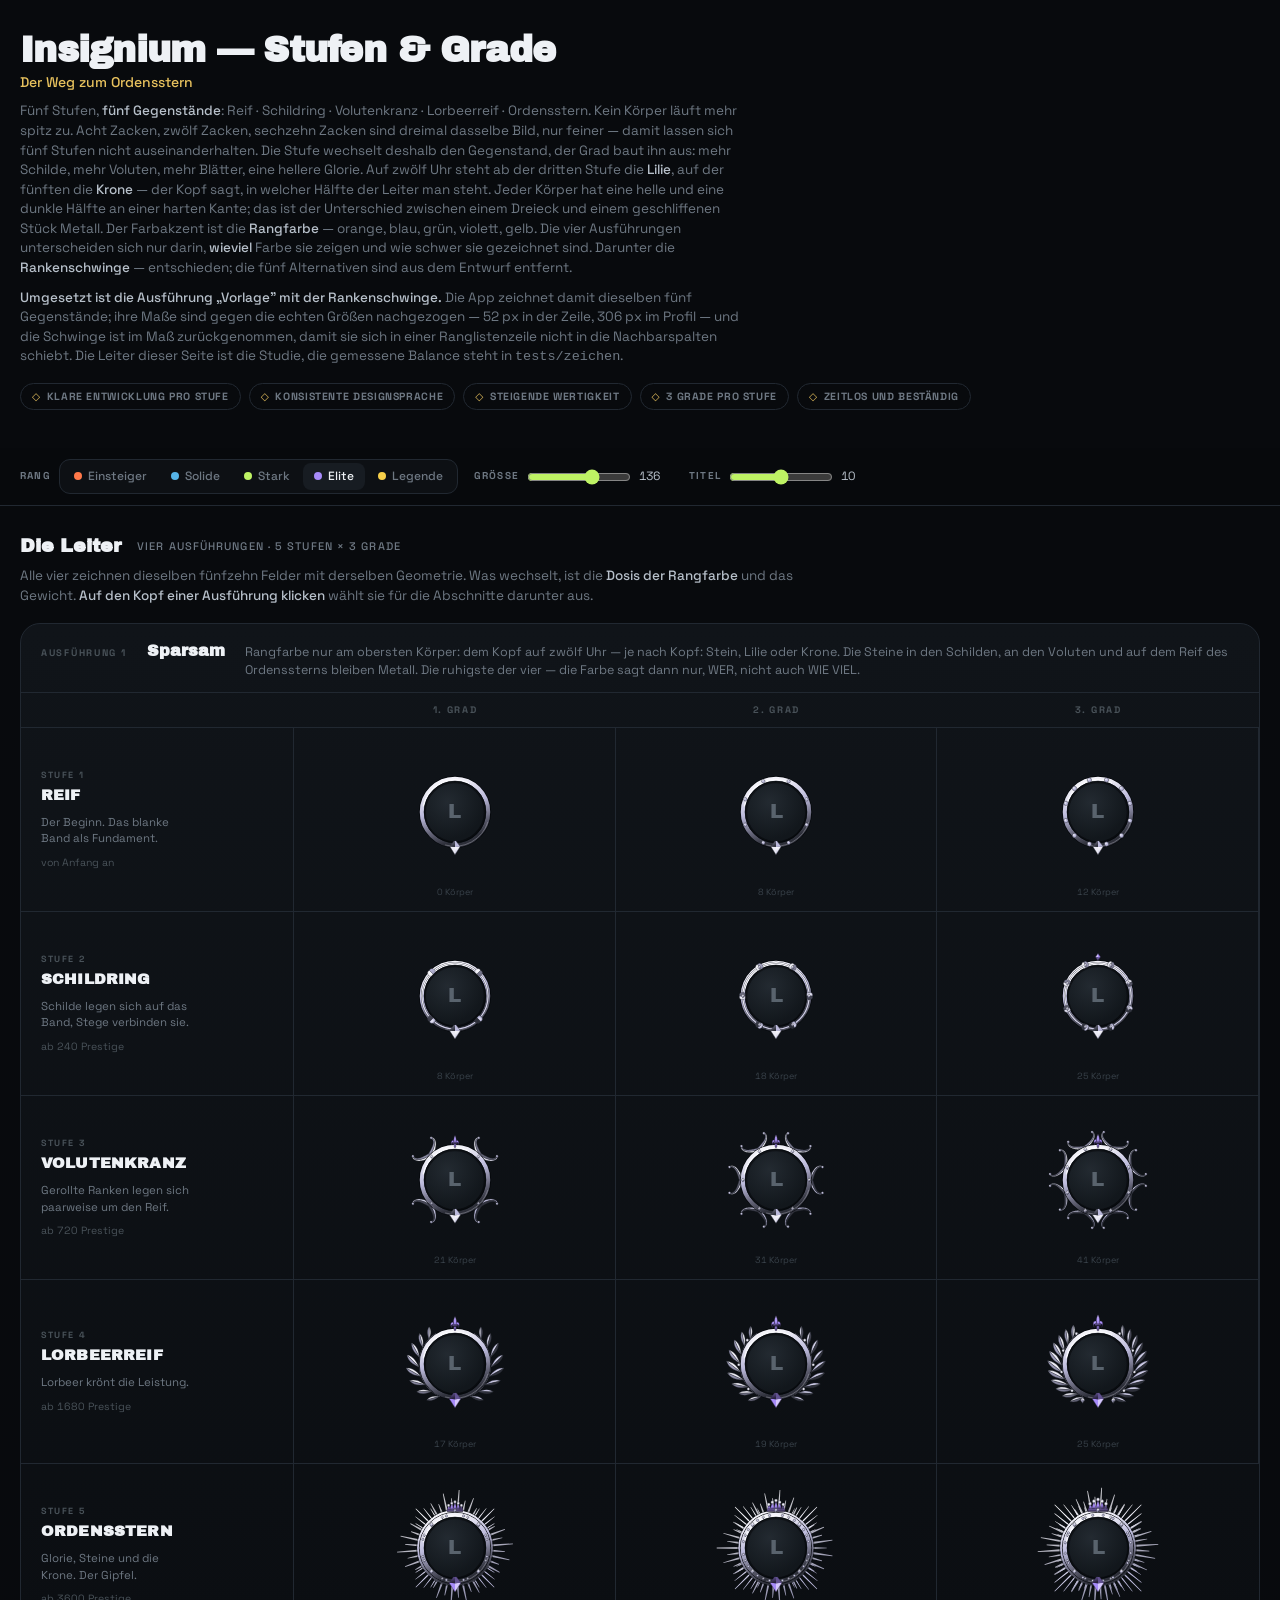
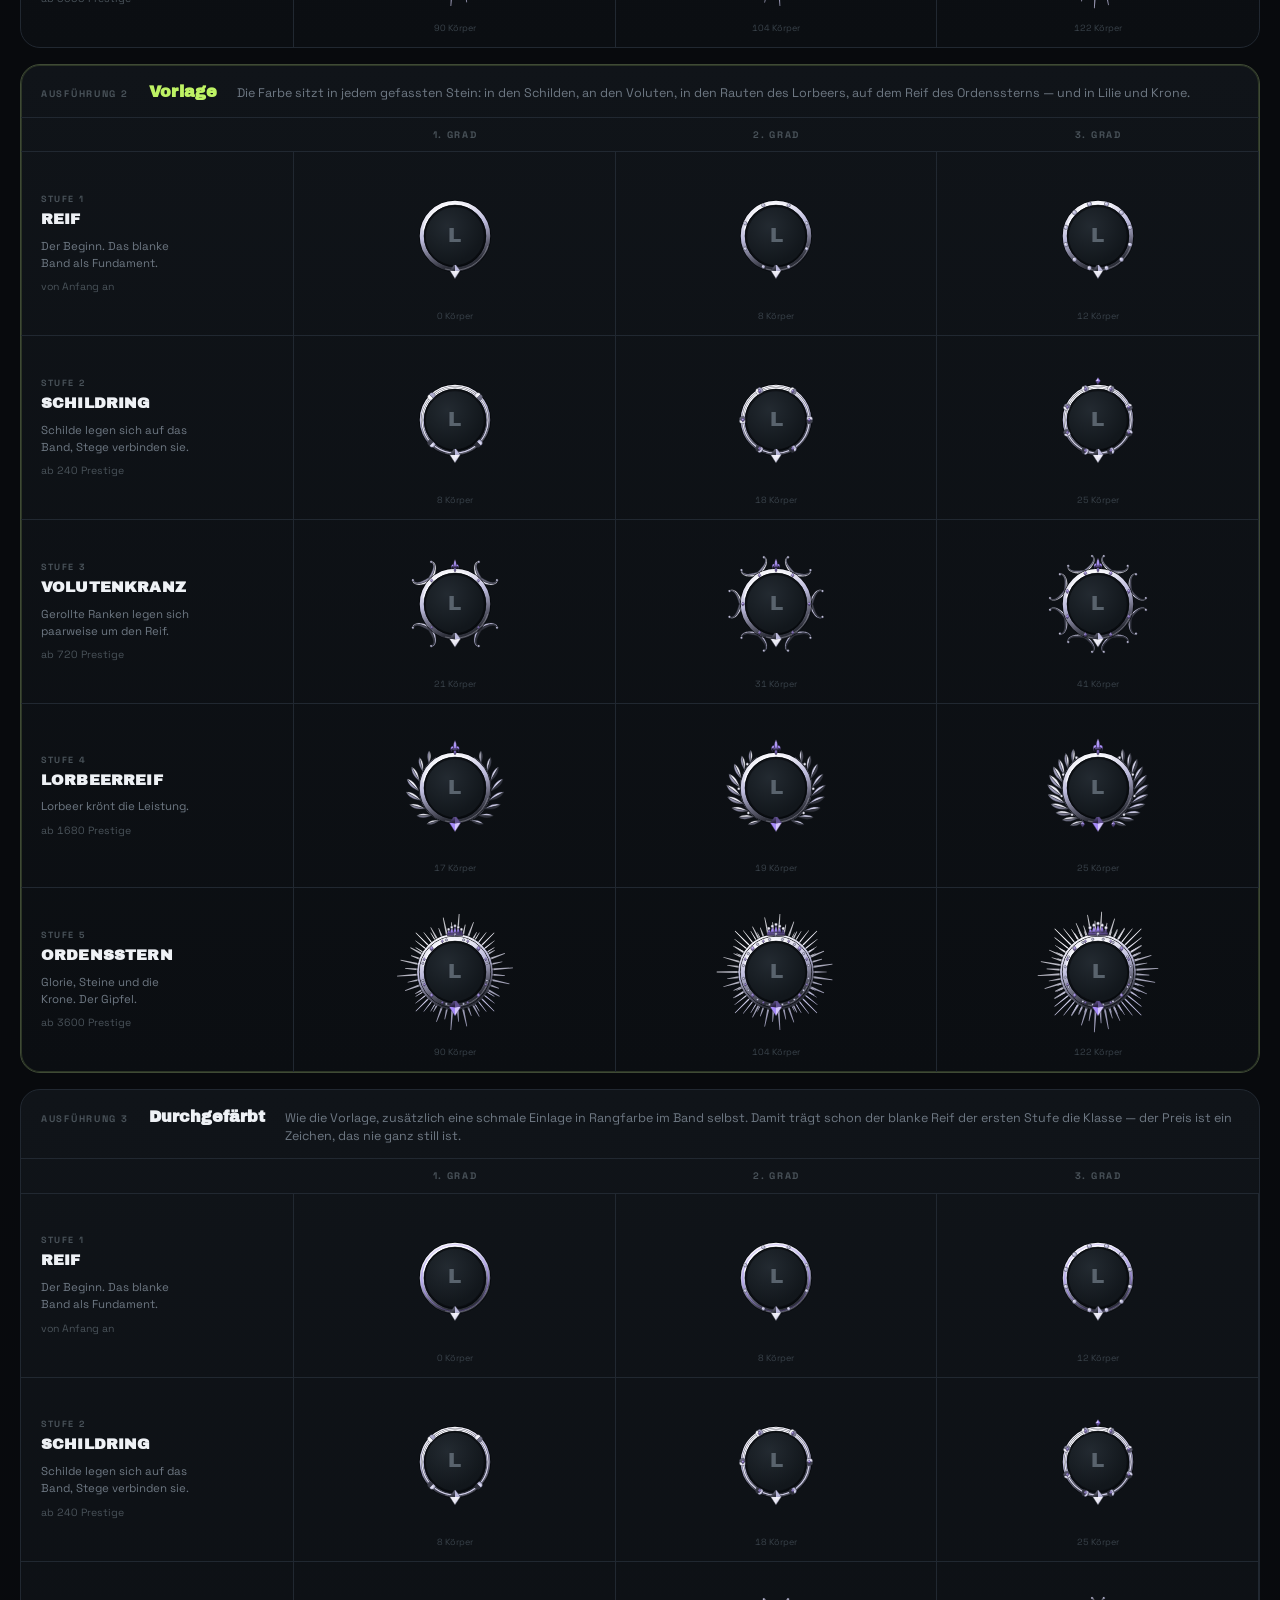
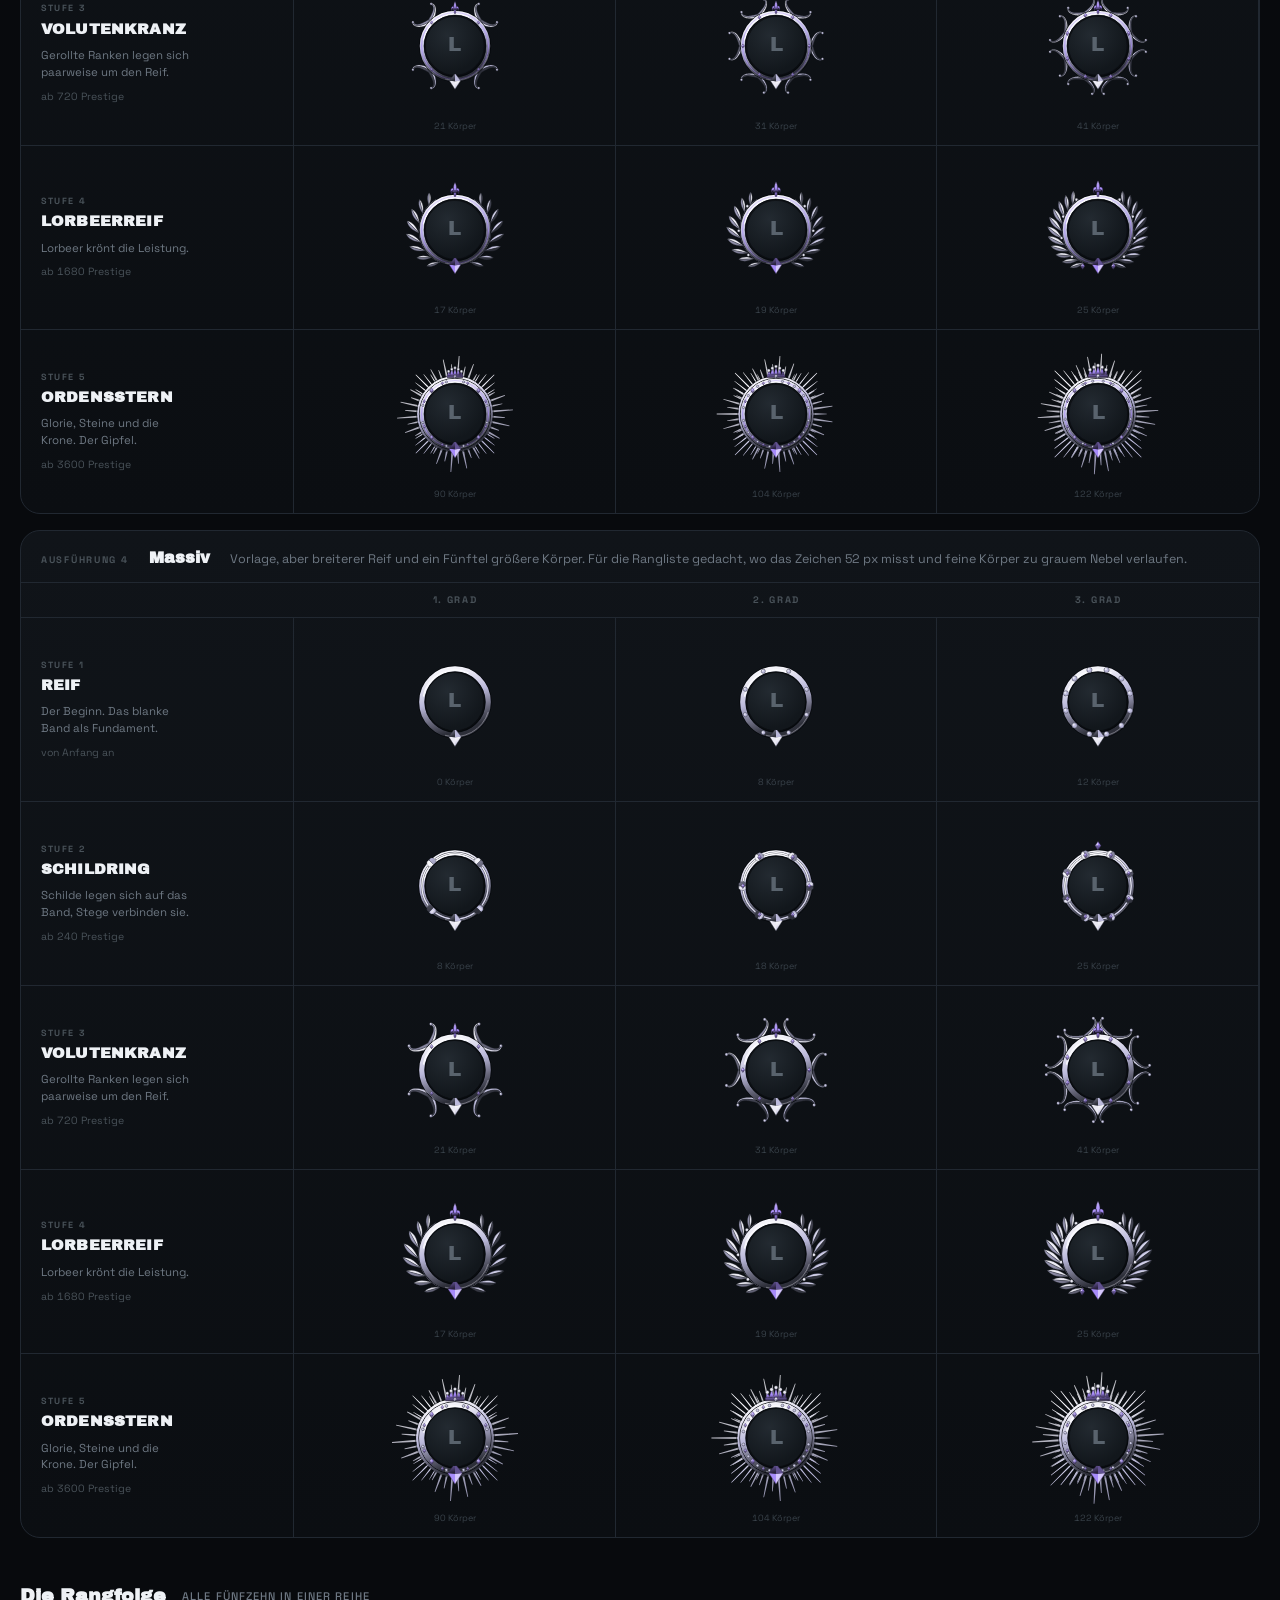
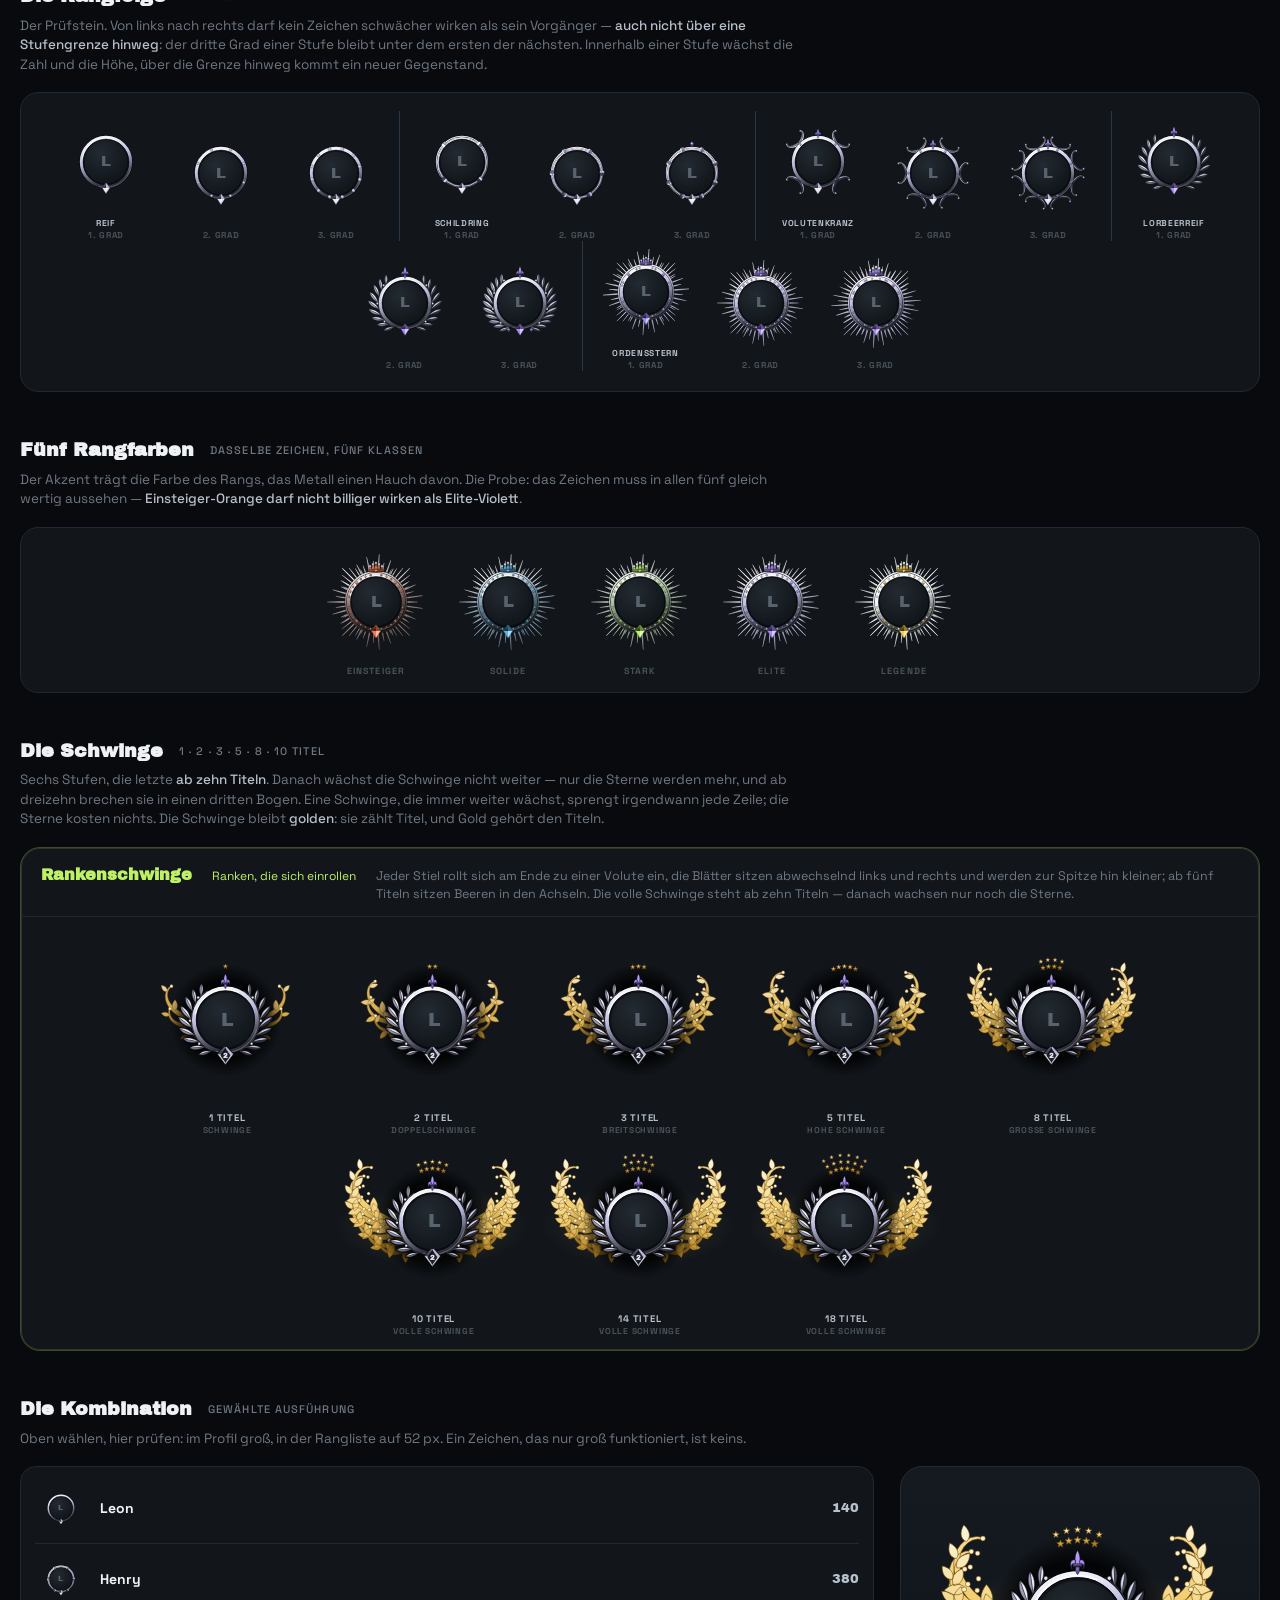
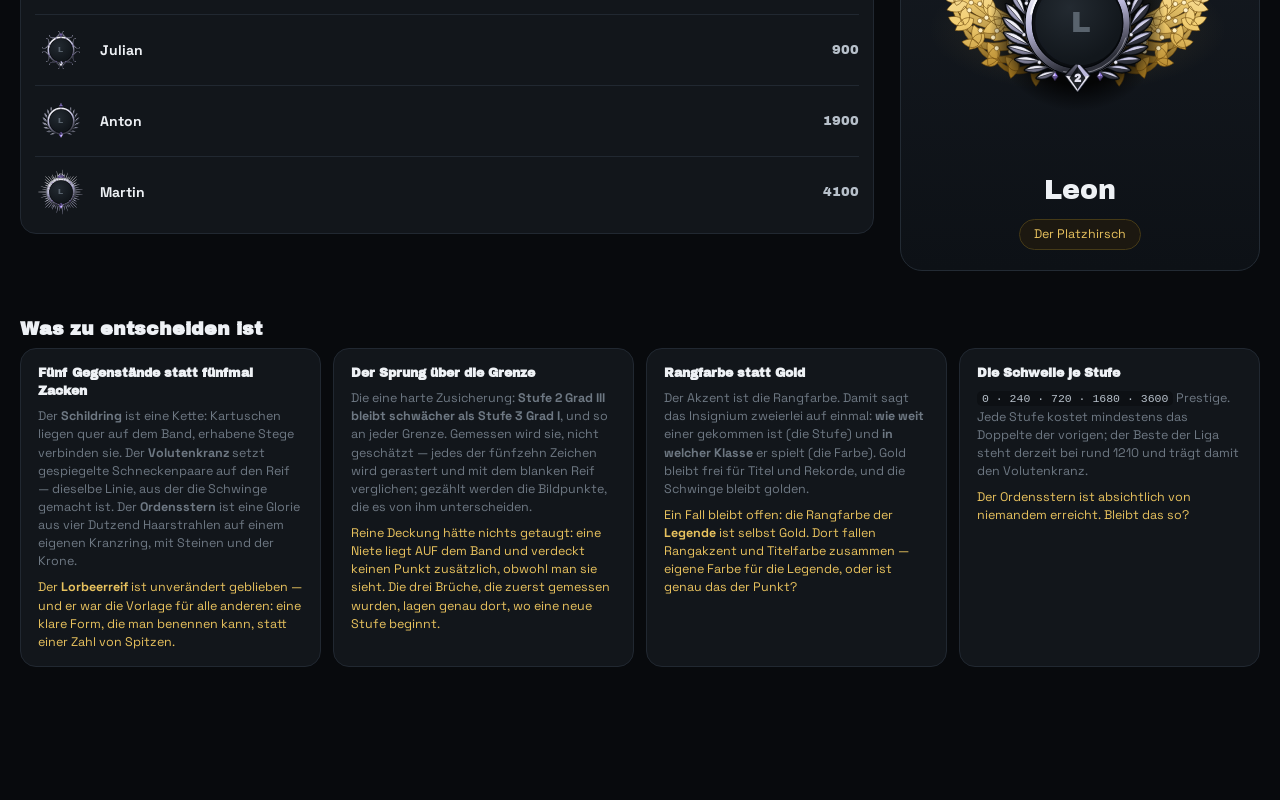
<file: mockup/varianten.html>
<!doctype html>
<html lang="de">
<head>
<meta charset="utf-8">
<meta name="viewport" content="width=device-width,initial-scale=1">
<title>Insignium — Stufen &amp; Grade nach Vorlage</title>
<link href="https://fonts.googleapis.com/css2?family=Space+Grotesk:wght@400;500;700&family=Archivo+Black&display=swap" rel="stylesheet">
<style>
  :root{
    --bg:#080a0d; --bg2:#0d1014; --surface:#12161b; --surface2:#171c22;
    --line:#212831; --line2:#2d3742;
    --ink:#eef1f5; --ink2:#b7c0ca; --muted:#6e7883; --faint:#495259;
    --acid:#BEF264; --gold:#E8C25E;
  }
  *{box-sizing:border-box;margin:0;padding:0}
  body{font-family:'Space Grotesk',system-ui,sans-serif;background:var(--bg);
    color:var(--ink);line-height:1.45;-webkit-font-smoothing:antialiased;padding:0 0 90px}
  header{padding:32px 20px 16px;max-width:1340px;margin:0 auto}
  h1{font-family:'Archivo Black',sans-serif;font-size:clamp(24px,3.6vw,36px);
    letter-spacing:-.02em;line-height:1.05}
  h1 small{display:block;font-family:'Space Grotesk';font-size:14px;font-weight:500;
    color:var(--gold);letter-spacing:0;margin-top:5px}
  .sub{color:var(--muted);font-size:13.5px;margin-top:12px;max-width:82ch}
  .sub b{color:var(--ink2);font-weight:500}
  .merk{display:flex;flex-wrap:wrap;gap:8px;margin-top:16px}
  .merk span{display:inline-flex;align-items:center;gap:6px;font-size:10.5px;
    letter-spacing:.06em;text-transform:uppercase;color:var(--muted);font-weight:700;
    border:1px solid var(--line);border-radius:999px;padding:5px 11px}
  .merk span i{color:var(--gold);font-style:normal}

  .bar{position:sticky;top:0;z-index:30;background:rgba(8,10,13,.94);
    backdrop-filter:blur(12px);border-bottom:1px solid var(--line);
    padding:11px 20px;margin:22px 0 26px}
  .bar-in{max-width:1340px;margin:0 auto;display:flex;flex-wrap:wrap;gap:16px;align-items:center}
  .grp{display:flex;align-items:center;gap:8px}
  .grp>label{font-size:10px;letter-spacing:.12em;text-transform:uppercase;
    color:var(--muted);font-weight:700}
  .seg{display:flex;gap:2px;background:var(--bg2);border:1px solid var(--line);
    border-radius:11px;padding:3px}
  .seg button{background:none;border:0;color:var(--muted);font:inherit;font-size:12px;
    font-weight:500;padding:5px 11px;border-radius:8px;cursor:pointer}
  .seg button.on{background:var(--surface2);color:var(--ink)}
  .seg button i{display:inline-block;width:8px;height:8px;border-radius:50%;margin-right:6px}
  input[type=range]{accent-color:var(--acid);width:104px}
  .val{font-size:12px;color:var(--ink2);min-width:34px;font-variant-numeric:tabular-nums}

  section{max-width:1340px;margin:0 auto 44px;padding:0 20px}
  h2{font-family:'Archivo Black',sans-serif;font-size:19px;margin-bottom:6px}
  h2 .zaehler{font-family:'Space Grotesk';font-size:11px;font-weight:500;color:var(--muted);
    letter-spacing:.1em;text-transform:uppercase;margin-left:10px;vertical-align:middle}
  .lead{color:var(--muted);font-size:13.5px;max-width:86ch;margin-bottom:18px}
  .lead b{color:var(--ink2);font-weight:500}

  /* ── Ein Wappen ───────────────────────────────────────────────── */
  .rav{position:relative;display:inline-grid;place-items:center;width:var(--px);height:var(--px)}
  .rav>svg{position:absolute;left:50%;top:50%;width:100%;height:auto;
    transform:translate(-50%,-50%);pointer-events:none}
  /* Mit Schwinge ist die viewBox breiter als ohne. Waere das SVG weiter
     100 % breit, schrumpfte die Fassung und der Avatar saesse nicht mehr
     in ihr: die Schwinge haette sich ihre Spannweite vom Gesicht
     genommen. Also waechst das SVG mit und ragt ueber seine Box hinaus —
     die Fassung misst in beiden Faellen dasselbe. */
  .rav.band>svg{width:var(--bw);transform:translate(-50%,calc(-1 * var(--by)))}
  .rav.band{margin:calc(var(--px)*.16) calc(var(--px)*.30)}
  .rav>.av{position:relative;z-index:1;width:calc(var(--px)*.42);height:calc(var(--px)*.42);
    border-radius:50%;display:grid;place-items:center;font-family:'Archivo Black',sans-serif;
    color:#59636d;font-size:calc(var(--px)*.145);
    background:radial-gradient(circle at 38% 32%,#232a31,#12171c 70%)}

  /* ── Die Leiter, im Raster der Vorlage ────────────────────────── */
  .ausf{background:linear-gradient(180deg,#101419,#0b0e12);
    border:1px solid var(--line);border-radius:20px;margin-bottom:16px;overflow:hidden}
  .ausf.waehl{border-color:#3f4a35;box-shadow:0 0 0 1px #2c3626 inset}
  .af-kopf{display:flex;flex-wrap:wrap;gap:10px 20px;align-items:baseline;
    padding:15px 20px 13px;border-bottom:1px solid var(--line);cursor:pointer}
  .af-kopf .marke{font-size:9.5px;letter-spacing:.18em;text-transform:uppercase;
    color:var(--faint);font-weight:700}
  .af-kopf b{font-family:'Archivo Black',sans-serif;font-size:16px}
  .ausf.waehl .af-kopf b{color:var(--acid)}
  .af-kopf .lang{font-size:12.5px;color:var(--muted);flex:1 1 420px;min-width:0}
  .gitter{display:grid;grid-template-columns:minmax(158px,.85fr) repeat(3,minmax(0,1fr))}
  .gt-kopf{font-size:9.5px;letter-spacing:.18em;text-transform:uppercase;color:var(--faint);
    font-weight:700;text-align:center;padding:11px 0 9px;border-bottom:1px solid var(--line)}
  .gt-name{padding:16px 14px 16px 20px;border-right:1px solid var(--line);
    border-bottom:1px solid var(--line);display:flex;flex-direction:column;gap:3px;
    justify-content:center}
  .gt-name .nr{font-size:9px;letter-spacing:.18em;text-transform:uppercase;color:var(--faint);
    font-weight:700}
  .gt-name b{font-family:'Archivo Black',sans-serif;font-size:15px;letter-spacing:.01em}
  .gt-name .txt{font-size:11.5px;color:var(--muted);margin-top:4px;max-width:22ch}
  .gt-name .ab{font-size:10.5px;color:var(--faint);font-variant-numeric:tabular-nums;margin-top:5px}
  .gt-feld{border-bottom:1px solid var(--line);border-right:1px solid var(--line);
    display:flex;flex-direction:column;align-items:center;justify-content:center;gap:6px;
    padding:16px 6px 12px}
  .gt-feld:last-child{border-right:0}
  .gitter>.gt-name:last-of-type,.gitter>div:nth-last-child(-n+4){border-bottom:0}
  .gt-teile{font-size:9px;color:#39424a;font-variant-numeric:tabular-nums}

  /* ── Die Rangfolge ────────────────────────────────────────────── */
  .kette{background:var(--surface);border:1px solid var(--line);border-radius:18px;
    padding:18px 4px 14px}
  .kt{display:flex;flex-wrap:wrap;align-items:flex-end;justify-content:center;padding:0 14px 6px}
  .kt figure{display:flex;flex-direction:column;align-items:center;gap:6px;padding:0 7px}
  .kt figcaption{font-size:8.5px;letter-spacing:.08em;text-transform:uppercase;
    color:var(--faint);font-weight:700;text-align:center;line-height:1.35}
  .kt b{color:var(--ink2);display:block}
  .kt .neu-stufe{border-left:1px solid var(--line2);margin-left:5px;padding-left:12px}

  /* ── Schwingen ────────────────────────────────────────────────── */
  .richtung{background:var(--surface);border:1px solid var(--line);border-radius:20px;
    margin-bottom:14px;overflow:hidden}
  .richtung.waehl{border-color:#3f4a35;box-shadow:0 0 0 1px #2c3626 inset}
  .rt-kopf{display:flex;flex-wrap:wrap;gap:10px 20px;align-items:baseline;
    padding:15px 20px 13px;border-bottom:1px solid var(--line);cursor:pointer}
  .rt-kopf .marke{font-size:9.5px;letter-spacing:.18em;text-transform:uppercase;
    color:var(--faint);font-weight:700}
  .rt-kopf b{font-family:'Archivo Black',sans-serif;font-size:16px}
  .richtung.waehl .rt-kopf b{color:var(--acid)}
  .rt-kopf .kurz{font-size:12px;color:var(--acid)}
  .rt-kopf .lang{font-size:12.5px;color:var(--muted);flex:1 1 400px;min-width:0}
  .rt-reihe{display:flex;flex-wrap:wrap;align-items:flex-end;justify-content:center;
    padding:18px 12px 12px}
  .rt-reihe figure{display:flex;flex-direction:column;align-items:center;gap:6px}
  .rt-reihe figcaption{font-size:8.5px;letter-spacing:.09em;text-transform:uppercase;
    color:var(--faint);font-weight:700;text-align:center;line-height:1.4}
  .rt-reihe figcaption b{color:var(--ink2);display:block;font-size:9.5px}

  /* ── Kombination ──────────────────────────────────────────────── */
  .zwei{display:flex;gap:26px;flex-wrap:wrap;align-items:flex-start}
  .karte{background:linear-gradient(180deg,#151a21,#0d1116);border:1px solid #232b34;
    border-radius:22px;padding:24px 24px 20px;display:flex;flex-direction:column;
    align-items:center;max-width:360px}
  .karte .nam{font-family:'Archivo Black',sans-serif;font-size:27px;margin-top:16px}
  .karte .tt{margin-top:9px;font-size:12.5px;color:var(--gold);border:1px solid #453a17;
    background:#1c1810;border-radius:999px;padding:5px 14px}
  .zeile{background:var(--surface);border:1px solid var(--line);border-radius:16px;
    padding:6px 14px;flex:1 1 330px}
  .zr{display:flex;align-items:center;gap:13px;padding:9px 0;border-bottom:1px solid var(--line)}
  .zr:last-child{border-bottom:0}
  .zr .nm{font-weight:700;font-size:14px;flex:1}
  .zr .pk{font-family:'Archivo Black',sans-serif;font-size:13px;color:var(--ink2)}

  /* ── Die Rangfarben nebeneinander ─────────────────────────────── */
  .fuenf{display:flex;flex-wrap:wrap;justify-content:center;gap:4px;
    background:var(--surface);border:1px solid var(--line);border-radius:18px;
    padding:18px 10px 14px}
  .fuenf figure{display:flex;flex-direction:column;align-items:center;gap:7px;padding:0 8px}
  .fuenf figcaption{font-size:9px;letter-spacing:.12em;text-transform:uppercase;
    color:var(--faint);font-weight:700}

  .notizen{display:grid;grid-template-columns:repeat(auto-fit,minmax(300px,1fr));gap:12px}
  .nz{background:var(--surface);border:1px solid var(--line);border-radius:16px;padding:15px 17px}
  .nz h3{font-size:12.5px;font-family:'Archivo Black',sans-serif;margin-bottom:7px}
  .nz p{font-size:12.5px;color:var(--muted)}
  .nz p+p{margin-top:8px}
  .nz .frage{color:var(--gold)}
  .nz code{font-family:ui-monospace,monospace;font-size:11.5px;color:var(--ink2);
    background:var(--bg2);padding:1px 5px;border-radius:5px}
</style>
</head>
<body>

<header>
  <h1>Insignium — Stufen &amp; Grade<small>Der Weg zum Ordensstern</small></h1>
  <p class="sub">Fünf Stufen, <b>fünf Gegenstände</b>:
  Reif · Schildring · Volutenkranz · Lorbeerreif · Ordensstern.
  Kein Körper läuft mehr spitz zu. Acht Zacken, zwölf Zacken, sechzehn
  Zacken sind dreimal dasselbe Bild, nur feiner — damit lassen sich fünf
  Stufen nicht auseinanderhalten. Die Stufe wechselt deshalb den
  Gegenstand, der Grad baut ihn aus: mehr Schilde, mehr Voluten, mehr
  Blätter, eine hellere Glorie. Auf zwölf Uhr steht ab der dritten Stufe
  die <b>Lilie</b>, auf der fünften die <b>Krone</b> — der Kopf sagt, in
  welcher Hälfte der Leiter man steht.
  Jeder Körper hat eine helle und eine dunkle Hälfte an einer harten
  Kante; das ist der Unterschied zwischen einem Dreieck und einem
  geschliffenen Stück Metall.
  Der Farbakzent ist die <b>Rangfarbe</b> — orange, blau, grün, violett,
  gelb. Die vier Ausführungen unterscheiden sich nur darin, <b>wieviel</b>
  Farbe sie zeigen und wie schwer sie gezeichnet sind. Darunter die
  <b>Rankenschwinge</b> — entschieden; die fünf Alternativen sind aus dem
  Entwurf entfernt.</p>
  <p class="sub" style="margin-top:10px"><b>Umgesetzt ist die Ausführung
  „Vorlage" mit der Rankenschwinge.</b> Die App zeichnet damit dieselben
  fünf Gegenstände; ihre Maße sind gegen die echten Größen nachgezogen —
  52 px in der Zeile, 306 px im Profil — und die Schwinge ist im Maß
  zurückgenommen, damit sie sich in einer Ranglistenzeile nicht in die
  Nachbarspalten schiebt. Die Leiter dieser Seite ist die Studie, die
  gemessene Balance steht in <code>tests/zeichen</code>.</p>
  <div class="merk">
    <span><i>◇</i> Klare Entwicklung pro Stufe</span>
    <span><i>◇</i> Konsistente Designsprache</span>
    <span><i>◇</i> Steigende Wertigkeit</span>
    <span><i>◇</i> 3 Grade pro Stufe</span>
    <span><i>◇</i> Zeitlos und beständig</span>
  </div>
</header>

<div class="bar"><div class="bar-in">
  <div class="grp"><label>Rang</label><div class="seg" id="segRang"></div></div>
  <div class="grp"><label>Größe</label>
    <input type="range" id="px" min="56" max="180" value="136">
    <span class="val" id="pxV">136</span></div>
  <div class="grp"><label>Titel</label>
    <input type="range" id="tt" min="0" max="20" value="10">
    <span class="val" id="ttV">10</span></div>
</div></div>

<section>
  <h2>Die Leiter <span class="zaehler">vier Ausführungen · 5 Stufen × 3 Grade</span></h2>
  <p class="lead">Alle vier zeichnen dieselben fünfzehn Felder mit derselben
  Geometrie. Was wechselt, ist die <b>Dosis der Rangfarbe</b> und das
  Gewicht. <b>Auf den Kopf einer Ausführung klicken</b> wählt sie für die
  Abschnitte darunter aus.</p>
  <div id="leitern"></div>
</section>

<section>
  <h2>Die Rangfolge <span class="zaehler">alle fünfzehn in einer Reihe</span></h2>
  <p class="lead">Der Prüfstein. Von links nach rechts darf kein Zeichen
  schwächer wirken als sein Vorgänger — <b>auch nicht über eine
  Stufengrenze hinweg</b>: der dritte Grad einer Stufe bleibt unter dem
  ersten der nächsten. Innerhalb einer Stufe wächst die Zahl und die
  Höhe, über die Grenze hinweg kommt ein neuer Gegenstand.</p>
  <div class="kette" id="kette"></div>
</section>

<section>
  <h2>Fünf Rangfarben <span class="zaehler">dasselbe Zeichen, fünf Klassen</span></h2>
  <p class="lead">Der Akzent trägt die Farbe des Rangs, das Metall einen
  Hauch davon. Die Probe: das Zeichen muss in allen fünf gleich wertig
  aussehen — <b>Einsteiger-Orange darf nicht billiger wirken als
  Elite-Violett</b>.</p>
  <div class="fuenf" id="fuenf"></div>
</section>

<section>
  <h2>Die Schwinge <span class="zaehler">1 · 2 · 3 · 5 · 8 · 10 Titel</span></h2>
  <p class="lead">Sechs Stufen, die letzte <b>ab zehn Titeln</b>. Danach
  wächst die Schwinge nicht weiter — nur die Sterne werden mehr, und ab
  dreizehn brechen sie in einen dritten Bogen. Eine Schwinge, die immer
  weiter wächst, sprengt irgendwann jede Zeile; die Sterne kosten nichts.
  Die Schwinge bleibt <b>golden</b>: sie zählt Titel, und Gold gehört den
  Titeln.</p>
  <div id="schwingen"></div>
</section>

<section>
  <h2>Die Kombination <span class="zaehler">gewählte Ausführung</span></h2>
  <p class="lead">Oben wählen, hier prüfen: im Profil groß, in der Rangliste
  auf 52 px. Ein Zeichen, das nur groß funktioniert, ist keins.</p>
  <div class="zwei">
    <div class="zeile" id="zeile"></div>
    <div id="karte"></div>
  </div>
</section>

<section>
  <h2>Was zu entscheiden ist</h2>
  <div class="notizen">
    <div class="nz">
      <h3>Fünf Gegenstände statt fünfmal Zacken</h3>
      <p>Der <b>Schildring</b> ist eine Kette: Kartuschen liegen quer auf
      dem Band, erhabene Stege verbinden sie. Der <b>Volutenkranz</b> setzt
      gespiegelte Schneckenpaare auf den Reif — dieselbe Linie, aus der die
      Schwinge gemacht ist. Der <b>Ordensstern</b> ist eine Glorie aus vier
      Dutzend Haarstrahlen auf einem eigenen Kranzring, mit Steinen und der
      Krone.</p>
      <p class="frage">Der <b>Lorbeerreif</b> ist unverändert geblieben —
      und er war die Vorlage für alle anderen: eine klare Form, die man
      benennen kann, statt einer Zahl von Spitzen.</p>
    </div>
    <div class="nz">
      <h3>Der Sprung über die Grenze</h3>
      <p>Die eine harte Zusicherung: <b>Stufe 2 Grad III bleibt schwächer
      als Stufe 3 Grad I</b>, und so an jeder Grenze. Gemessen wird sie,
      nicht geschätzt — jedes der fünfzehn Zeichen wird gerastert und mit
      dem blanken Reif verglichen; gezählt werden die Bildpunkte, die es
      von ihm unterscheiden.</p>
      <p class="frage">Reine Deckung hätte nichts getaugt: eine Niete liegt
      AUF dem Band und verdeckt keinen Punkt zusätzlich, obwohl man sie
      sieht. Die drei Brüche, die zuerst gemessen wurden, lagen genau dort,
      wo eine neue Stufe beginnt.</p>
    </div>
    <div class="nz">
      <h3>Rangfarbe statt Gold</h3>
      <p>Der Akzent ist die Rangfarbe. Damit sagt das Insignium zweierlei
      auf einmal: <b>wie weit</b> einer gekommen ist (die Stufe) und <b>in
      welcher Klasse</b> er spielt (die Farbe). Gold bleibt frei für Titel
      und Rekorde, und die Schwinge bleibt golden.</p>
      <p class="frage">Ein Fall bleibt offen: die Rangfarbe der
      <b>Legende</b> ist selbst Gold. Dort fallen Rangakzent und Titelfarbe
      zusammen — eigene Farbe für die Legende, oder ist genau das der
      Punkt?</p>
    </div>
    <div class="nz">
      <h3>Die Schwelle je Stufe</h3>
      <p><code>0 · 240 · 720 · 1680 · 3600</code> Prestige. Jede Stufe
      kostet mindestens das Doppelte der vorigen; der Beste der Liga steht
      derzeit bei rund 1210 und trägt damit den Volutenkranz.</p>
      <p class="frage">Der Ordensstern ist absichtlich von niemandem
      erreicht. Bleibt das so?</p>
    </div>
  </div>
</section>

<script>
/* ══════════════════════════════════════════════════════════════════
   Handwerkszeug. Alle Ausfuehrungen benutzen dasselbe — nur so ist die
   Geometrie in allen nachweislich dieselbe.
   ══════════════════════════════════════════════════════════════════ */
const _n = v => (Math.round(v * 10) / 10);
const G = Math.PI / 180;
const R = 40;
const pt = (a, r) => [50 + Math.cos(a) * r, 50 + Math.sin(a) * r];
const K = ([x, y]) => _n(x) + ' ' + _n(y);
/* Der Fuss bleibt unten frei: dort sitzt in jedem der fuenfzehn Felder
   die Raute. Bei gerader Zahl um einen halben Schritt versetzt, bei
   ungerader nicht — so faellt in beiden Faellen nichts auf +90 Grad. */
const ang = (i, n) => -Math.PI/2 + (i + (n % 2 ? 0 : .5)) / n * Math.PI * 2;

function _mix(hex, ziel, f){
  const a = hex.replace('#',''), b = ziel.replace('#','');
  let s = '#';
  for(let i = 0; i < 3; i++){
    const p = parseInt(a.substr(i*2,2),16), q = parseInt(b.substr(i*2,2),16);
    s += Math.round(p + (q - p) * f).toString(16).padStart(2,'0');
  }
  return s;
}
/* Viele kleine Kreise in EINEM Pfad. Beeren waren sonst je ein
   <circle>; das mal zwoelf in einer Rangliste. */
function _punkte(liste, r){
  return liste.map(([x,y]) =>
    'M' + _n(x - r) + ' ' + _n(y) + 'a' + r + ' ' + r + ' 0 1 0 ' + (r*2) + ' 0'
    + 'a' + r + ' ' + r + ' 0 1 0 ' + (-r*2) + ' 0Z').join('');
}
function _bogen(r, a0, a1){
  const [x0,y0] = pt(a0, r), [x1,y1] = pt(a1, r);
  return 'M' + _n(x0) + ' ' + _n(y0) + 'A' + _n(r) + ' ' + _n(r) + ' 0 '
       + ((a1 - a0) > Math.PI ? 1 : 0) + ' 1 ' + _n(x1) + ' ' + _n(y1);
}

const METALL_ROH = {
  Einsteiger:'#606870', Solide:'#7D858D', Stark:'#9AA2AA',
  Elite:'#C2C9D0', Legende:'#EEF3F8',
};
const RANGFARBE = {
  Einsteiger:'#ff7849', Solide:'#56b4e8', Stark:'#BEF264',
  Elite:'#a78bfa', Legende:'#f7cf4a',
};
const METALL = {};
Object.keys(METALL_ROH).forEach(k => {
  METALL[k] = k === 'Legende' ? METALL_ROH[k] : _mix(METALL_ROH[k], RANGFARBE[k], .26);
});
const GOLD_TIEF = '#6E4A0E';
let _lauf = 0;

function farben(rangName){
  const m = METALL[rangName] || METALL.Solide;
  return {
    m, rf: RANGFARBE[rangName] || RANGFARBE.Solide,
    hell:_mix(m,'#FFFFFF',.70), tief:_mix(m,'#05080B',.48),
    glanz:_mix(m,'#FFFFFF',.96), kante:_mix(m,'#05080B',.78), unter:'#04070A',
  };
}

function defs(id, c, glanzGold){
  const gl = glanzGold === undefined ? 1 : glanzGold;
  const gHell = _mix('#DFBE79', '#FFF9E2', gl);
  const gMitt = _mix('#BE9034', '#F2CE72', gl);
  const gTief = _mix('#6E4A0E', '#A97A1E', gl);
  const st = (o,col,op) => '<stop offset="'+o+'" stop-color="'+col+'"'
    + (op !== undefined ? ' stop-opacity="'+op+'"' : '') + '/>';
  const lin = (nm,x1,y1,x2,y2,stops) =>
    '<linearGradient id="'+id+nm+'" x1="'+x1+'" y1="'+y1+'" x2="'+x2+'" y2="'+y2+'">'+stops+'</linearGradient>';
  return '<defs>'
    + lin('gd', 0,0,'.2',1, st(0,gHell) + st('.28',_mix(gHell,gMitt,.45)) + st('.62',gMitt) + st(1,gTief))
    + lin('gt', 0,0,'.2',1, st(0,_mix(gMitt,gHell,.30)) + st('.48',gMitt) + st(1,_mix(gTief,'#000000',.28)))
    // Der Reif: die Roehre. Licht oben links, Kern in der Mitte, tiefer
    // Schatten unten rechts. Ohne diesen Verlauf ist das Band ein Strich.
    + lin('mt', 0,0,'.30',1, st(0,c.glanz) + st('.22',c.hell) + st('.52',c.m)
        + st('.80',c.tief) + st(1,c.kante))
    // Die HELLE Haelfte eines Koerpers und die DUNKLE. Zwei Verlaeufe,
    // nicht zwei Volltoene: eine flache dunkle Flaeche neben einer
    // flachen hellen sieht aus wie Papier, nicht wie Metall.
    + lin('kp', 0,0,'.35',1, st(0,c.glanz) + st('.40',c.hell) + st(1,c.m))
    + lin('kt', 0,0,'.35',1, st(0,c.m) + st('.45',c.tief) + st(1,c.kante))
    + lin('bl', 0,0,1,'.30', st(0,_mix(c.hell,'#FFFFFF',.35)) + st('.50',c.hell) + st(1,c.m))
    + lin('bt', 0,0,1,'.30', st(0,c.m) + st('.52',c.tief) + st(1,c.kante))
    // Die Rangfarbe als geschliffener Stein: hell an der Lichtkante,
    // satt in der Mitte, fast schwarz im Schatten.
    + lin('rg', 0,0,'.25',1, st(0,_mix(c.rf,'#FFFFFF',.62)) + st('.34',_mix(c.rf,'#FFFFFF',.15))
        + st('.72',c.rf) + st(1,_mix(c.rf,'#000000',.52)))
    + lin('rt', 0,0,'.25',1, st(0,_mix(c.rf,'#000000',.24)) + st('.55',_mix(c.rf,'#000000',.52))
        + st(1,_mix(c.rf,'#000000',.76)))
    // Der Ansatz der Schwinge liegt im Metall und wird nach aussen zu
    // Gold. Ohne diesen Uebergang begann die Schwinge als goldene Kante
    // genau dort, wo das Metall aufhoerte — sie sah aufgeklebt aus.
    + '<linearGradient id="'+id+'sg" gradientUnits="userSpaceOnUse" x1="46" y1="50" x2="-24" y2="20">'
      + st(0,_mix(c.m,gTief,.5)) + st('.11',gTief) + st('.40',gMitt) + st(1,gHell) + '</linearGradient>'
    + '<radialGradient id="'+id+'pl" cx=".38" cy=".32" r=".85">'
      + st(0,'#1e242b') + st('.55','#141920') + st(1,'#090d11') + '</radialGradient>'
    // Der Schatten setzt das Zeichen AUF die Schwinge. Er muss ueber den
    // ganzen Schmuck reichen, nicht nur ueber den Reif: sonst laufen
    // goldene Federn und silberne Zacken ineinander, weil beide auf
    // demselben Radius liegen.
    + '<radialGradient id="'+id+'sd">'
      + st('.70','#000000','.82') + st('.86','#000000','.36') + st(1,'#000000','0') + '</radialGradient>'
    + '<radialGradient id="'+id+'gg">'
      + st(0,'#FFE9A8','.24') + st('.45','#E8C25E','.09') + st(1,'#E8C25E','0') + '</radialGradient>'
    + '</defs>';
}

/* ══ DIE BAUSTEINE ═════════════════════════════════════════════════
   Fuenf Koerper, mehr braucht die ganze Leiter nicht: Nocke, Schild,
   Pfeiler, Blatt, Arm. Jeder liefert DREI Pfade — helle Haelfte, dunkle
   Haelfte, Lichtsteg auf dem Grat. Die harte Kante zwischen hell und
   dunkel ist das ganze Geheimnis der Vorlage: sie macht aus einer
   Flaeche ein geschliffenes Stueck Metall.

   KEIN KOERPER LAEUFT SPITZ AUS. Zacken auf einem Kreis sind der
   billigste Weg zu "mehr" und der einzige, den fuenf Stufen nicht
   auseinanderhalten koennen: acht Zacken, zwoelf Zacken, sechzehn
   Zacken sind dreimal dasselbe Bild, nur feiner. Jede Stufe ist
   deshalb ein eigener GEGENSTAND — Band, Schildring, Volutenkranz,
   Lorbeer, Ordensstern —, und kein Koerper ist breiter als er lang ist.
   Wo doch etwas spitz zulaeuft, sitzt eine Perle darauf: die Zacken der
   Krone.

   Die Trennkante laeuft IMMER durch die Achse des Koerpers. Legte man
   sie schraeg, saehe jeder Koerper aus, als staende er anders im Licht
   als sein Nachbar. */

/* Nieten: runde Koepfe auf dem Band. Vorher waren es kleine Rauten —
   und acht Rauten auf einem Ring sind acht Spitzen, also genau das, was
   diese Leiter nicht sein soll. Ein Nietkopf kann gar nicht stechen.

   Der Glanzpunkt sitzt oben links, wie an jedem anderen Koerper auch;
   ohne ihn ist die Niete eine graue Scheibe und kein Kopf. */
function _nieten(liste, r, c){
  return '<path d="' + _punkte(liste, r) + '" fill="' + c.m + '" stroke="' + c.kante
      + '" stroke-width=".55"/>'
    + '<path d="' + _punkte(liste.map(([x,y]) => [x - r*.30, y - r*.30]), r*.42)
      + '" fill="' + c.glanz + '" opacity=".70"/>';
}

/* Schild: ein gekapptes Achteck, das QUER auf dem Band liegt — die
   Kartusche einer Ordenskette. Ein Rechteck sah gestanzt aus, ein
   spitz zulaufendes Schild waere wieder eine Zacke; die vier gekappten
   Ecken machen daraus ein geschliffenes Plaettchen mit zwei klaren
   Flaechen. */
function _schild(a, aus, ein, hw, ch){
  const [cx,cy] = pt(a, R);
  const ux = Math.cos(a), uy = Math.sin(a), vx = -uy, vy = ux;
  const P = (r,t) => [cx + ux*r + vx*t, cy + uy*r + vy*t];
  // Aussen weiter als innen. Gleich weit nach beiden Seiten sah aus wie
  // eine Klammer, die den Reif greift, statt wie ein Plaettchen, das auf
  // ihm liegt.
  const seite = sp => 'M' + K(P(aus,0))
    + 'L' + K(P(aus, sp*(hw-ch))) + 'L' + K(P(aus-ch, sp*hw))
    + 'L' + K(P(-ein+ch*.7, sp*hw)) + 'L' + K(P(-ein, sp*(hw-ch*.7)))
    + 'L' + K(P(-ein,0)) + 'Z';
  return { h: seite(-1), d: seite(1),
    g: 'M' + K(P(aus-ch*.8, -hw*.26)) + 'L' + K(P(aus-ch*.8, -hw*.68))
       + 'L' + K(P(-ein+ch, -hw*.56)) + 'L' + K(P(-ein+ch, -hw*.22)) + 'Z' };
}

/* ── Die Volute ────────────────────────────────────────────

   Eine Bahn, deren Kruemmung nach aussen zunimmt: am Ansatz fast gerade,
   am Ende eine enge Schnecke. Aus ihr sind die Volutenpaare der dritten
   Stufe und die Ranken der Schwinge gemacht — dieselbe Linie, einmal auf
   dem Reif und einmal daneben.

   Mit Kontrollpunkten einer Bezier ging das nicht: entweder wurde der
   Ansatz krumm oder die Schnecke ein Bogen. Die Kruemmung Schritt fuer
   Schritt aufzuintegrieren trennt beides sauber. */
function _spiralBahn(sx, sy, th0, L, dreh, N, spitz){
  const ds = L/N, bahn = [], e = spitz || 2.1;
  let x = sx, y = sy, th = th0;
  for(let i = 0; i <= N; i++){
    bahn.push([x, y, th]);
    // `spitz` sagt, WIE SPAET die Bahn einbiegt. Hoch heisst: lange fast
    // gerade, dann ein enger Haken. Mit dem flachen Wert der Ranke rollte
    // sich die Volute auf dem Reif zu einer geschlossenen Oese ein.
    th += dreh * (0.16 + 3.9 * Math.pow(i/N, e)) / N;
    x += Math.cos(th)*ds; y += Math.sin(th)*ds;
  }
  return bahn;
}
/* Aus der Bahn ein Band, das sich verjuengt. Als Strich gezeichnet war
   die Volute ueberall gleich dick und sah aus wie Draht. */
function _band(bahn, w0, w1){
  const N = bahn.length - 1;
  let vor = ''; const zur = [];
  bahn.forEach(([px,py,pth], i) => {
    const w = w0 + (w1 - w0) * (i/N);
    const nx = -Math.sin(pth)*w, ny = Math.cos(pth)*w;
    vor += (i ? 'L' : 'M') + _n(px+nx) + ' ' + _n(py+ny);
    zur.push(_n(px-nx) + ' ' + _n(py-ny));
  });
  return vor + 'L' + zur.reverse().join('L') + 'Z';
}

/* Dieselbe Bahn, aber in eine helle und eine dunkle Haelfte geteilt —
   die Trennung laeuft durch die Achse, wie bei jedem anderen Koerper. Als
   ganz helles und ganz dunkles Band nebeneinander sahen die Voluten aus
   wie zwei verschiedene Ornamente. */
function _bandHalb(bahn, w0, w1){
  const N = bahn.length - 1;
  const mitte = [], oben = [], unten = [];
  bahn.forEach(([px,py,pth], i) => {
    const w = w0 + (w1 - w0) * (i/N);
    const nx = -Math.sin(pth)*w, ny = Math.cos(pth)*w;
    mitte.push(_n(px) + ' ' + _n(py));
    oben.push(_n(px+nx) + ' ' + _n(py+ny));
    unten.push(_n(px-nx) + ' ' + _n(py-ny));
  });
  return { h: 'M' + oben.join('L') + 'L' + mitte.slice().reverse().join('L') + 'Z',
           d: 'M' + mitte.join('L') + 'L' + unten.slice().reverse().join('L') + 'Z',
           g: '' };
}

/* Strahl: ein feiner, sich verjuengender Span mit GEKAPPTER Spitze. Die
   Glorie der fuenften Stufe besteht aus vier Dutzend davon.

   Der Unterschied zur alten Zacke ist nicht die Form, sondern das
   Verhaeltnis: eine Zacke war so breit wie ein Lorbeerblatt und stand zu
   acht auf dem Reif — ein Saegeblatt. Ein Strahl ist ein Haarstrich und
   steht zu vierzig; vierzig Haarstriche sind Licht, keine Zacken. */
function _strahl(a, r0, L, w){
  const F0 = pt(a - w, r0), F1 = pt(a + w, r0);
  const S0 = pt(a - w*.22, r0 + L), S1 = pt(a + w*.22, r0 + L);
  return 'M'+K(F0)+'L'+K(S0)+'L'+K(S1)+'L'+K(F1)+'Z';
}

/* Lorbeerblatt: lanzettlich, an der Mittelrippe in zwei Haelften
   geteilt. Vorher war es eine gefuellte Form mit einem duennen Strich
   darin — das las sich auf 52 px als Wimper. Die Teilung in zwei
   Flaechen ist es, die ein Blatt zum Blatt macht. */
function _blatt(x, y, dreh, L, W){
  const c = Math.cos(dreh), s = Math.sin(dreh);
  const P = (t, o) => [x + o*c + L*t*s, y + o*s - L*t*c];
  const seite = sp => 'M' + K(P(1,0))
    + 'C' + K(P(.62, sp*W*.82)) + ' ' + K(P(.06, sp*W)) + ' ' + K(P(-.42, sp*W*.56))
    + 'C' + K(P(-.76, sp*W*.28)) + ' ' + K(P(-.94, sp*W*.10)) + ' ' + K(P(-1,0)) + 'Z';
  return { h: seite(-1), d: seite(1),
           g: 'M' + K(P(.86,0)) + 'C' + K(P(.52,-W*.52)) + ' ' + K(P(.02,-W*.62))
              + ' ' + K(P(-.34,-W*.34)) + 'C' + K(P(-.04,-W*.14)) + ' ' + K(P(.44,-W*.10))
              + ' ' + K(P(.86,0)) + 'Z' };
}

/* Eine Raute mit VIER Flaechen statt zwei. Sie steht in der Vorlage am
   Fuss jedes Zeichens und ueber der Luecke des Lorbeers — und sie ist
   dort erkennbar ein geschliffener Stein, kein Dreieckspaar. */
function _rautenStein(cx, cy, h, w, f){
  const T = [cx, cy - h], B = [cx, cy + h], L = [cx - w, cy], Rt = [cx + w, cy], M = [cx, cy];
  const p = (a,b) => 'M' + K(a) + 'L' + K(b) + 'L' + K(M) + 'Z';
  return '<path d="' + p(T,L) + '" fill="' + f.hell + '"/>'
    + '<path d="' + p(T,Rt) + '" fill="' + f.mitt + '"/>'
    + '<path d="' + p(L,B) + '" fill="' + f.mitt2 + '"/>'
    + '<path d="' + p(Rt,B) + '" fill="' + f.tief + '"/>'
    + '<path d="M'+K(T)+'L'+K(L)+'L'+K(B)+'L'+K(Rt)+'Z" fill="none" stroke="' + f.kante
      + '" stroke-width=".5" stroke-linejoin="round"/>';
}

/* Die Krone über dem Ordensstern. Fuenf Zacken auf einem Reif, jede mit
   einer Perle darauf, dazu ein Stein in der Mitte des Reifs.

   Vorher war es ein Kroenchen aus drei Zacken auf einem Buegel — auf
   einem Zeichen dieser Groesse drei Fliegendrecke. Die Perlen sind kein
   Schmuck, sondern der Grund, warum die Zacken nicht stechen: eine Zacke
   mit einer Kugel darauf laeuft nicht spitz aus. */
function _kroneGross(r0, gr, akz, c){
  const [cx,cy] = pt(-Math.PI/2, r0);
  const b = 8.6*gr, h = 8.4*gr, sb = 2.6*gr;
  const X = t => cx + t*b, Y = t => cy - t*h;
  const zack = [[-.86,.52],[-.44,.80],[0,1],[.44,.80],[.86,.52]];
  let d = 'M' + _n(X(-1)) + ' ' + _n(cy);
  zack.forEach(([t,hh], i) => {
    if(i) d += 'L' + _n(X((zack[i-1][0]+t)/2)) + ' ' + _n(Y(hh*.16));
    d += 'L' + _n(X(t)) + ' ' + _n(Y(hh));
  });
  d += 'L' + _n(X(1)) + ' ' + _n(cy) + 'Z';
  const perlen = zack.map(([t,hh]) => [X(t), Y(hh) - .3*gr]);
  return '<path d="' + d + '" fill="' + akz.fill + '" stroke="' + akz.kante
      + '" stroke-width=".45" stroke-linejoin="round"/>'
    + '<path d="M' + _n(X(-1.06)) + ' ' + _n(cy) + 'H' + _n(X(1.06))
      + 'V' + _n(cy + sb) + 'H' + _n(X(-1.06)) + 'Z" fill="' + akz.tief
      + '" stroke="' + akz.kante + '" stroke-width=".45" stroke-linejoin="round"/>'
    + '<path d="' + _punkte(perlen, 1.5*gr) + '" fill="' + c.hell
      + '" stroke="' + c.kante + '" stroke-width=".45"/>'
    + _rautenStein(cx, cy + sb*.5, 2.2*gr, 1.6*gr, c.metallStein);
}

/* Die Lilie auf zwoelf Uhr. Ab der dritten Stufe steht sie dort, wo
   darunter nur ein Stein sass: drei Blaetter auf einem Band, das Zeichen
   aus den Vorlagen.

   Sie ist der Kopf des Zeichens und der Gegenpol zur Raute am Fuss —
   und sie sagt auf einen Blick, dass hier die obere Haelfte der Leiter
   beginnt. */
function _lilie(r0, gr, akz){
  const [cx,cy] = pt(-Math.PI/2, r0);
  const w = 5.0*gr, h = 8.6*gr;
  const P = (x,y) => _n(cx + x*w) + ' ' + _n(cy - y*h);
  const mitte = 'M' + P(0,1) + 'C' + P(.40,.56) + ' ' + P(.30,.24) + ' ' + P(.26,.02)
    + 'L' + P(-.26,.02) + 'C' + P(-.30,.24) + ' ' + P(-.40,.56) + ' ' + P(0,1) + 'Z';
  const seite = sp => 'M' + P(sp*.24,.30) + 'C' + P(sp*.86,.44) + ' ' + P(sp*1.02,.04)
    + ' ' + P(sp*.66,-.34) + 'C' + P(sp*.92,.02) + ' ' + P(sp*.62,.10) + ' ' + P(sp*.24,.04) + 'Z';
  const fuss = 'M' + P(-.20,-.18) + 'C' + P(-.30,-.46) + ' ' + P(-.16,-.66) + ' ' + P(0,-.72)
    + 'C' + P(.16,-.66) + ' ' + P(.30,-.46) + ' ' + P(.20,-.18) + 'Z';
  return '<path d="' + mitte + seite(1) + seite(-1) + fuss + '" fill="' + akz.fill
      + '" stroke="' + akz.kante + '" stroke-width=".45" stroke-linejoin="round"/>'
    + '<path d="M' + P(-.54,.06) + 'L' + P(.54,.06) + 'L' + P(.54,-.16) + 'L' + P(-.54,-.16)
      + 'Z" fill="' + akz.tief + '" stroke="' + akz.kante + '" stroke-width=".4"/>';
}

/* Die drei Pfade eines Koerpersatzes werden gesammelt und in EINEM Zug
   gezeichnet: sonst haette eine Rangliste mit zwoelf Zeichen einige
   hundert Pfade.

   Die UNTERLAGE — derselbe Umriss noch einmal mit dickem dunklem
   Strich — steht nur dann darunter, wenn eine Schwinge dahinterliegt.
   Dort trennt sie Gold und Metall, die sonst ineinanderlaufen. Ohne
   Schwinge ist sie ein fetter Rand um jeden Koerper und macht aus einem
   geschliffenen Zeichen einen Aufkleber. */
function koerperPfade(hell, dunkel, licht, c, fH, fD, unterBreit){
  if(!hell && !dunkel) return '';
  return (c.unterlage ? '<path d="' + hell + dunkel + '" fill="none" stroke="' + c.unter
      + '" stroke-width="' + (unterBreit || 2.2) + '" stroke-linejoin="round" opacity=".92"/>' : '')
    + '<path d="' + hell + '" fill="' + fH + '" stroke="' + c.kante
      + '" stroke-width=".4" stroke-linejoin="round"/>'
    + '<path d="' + dunkel + '" fill="' + fD + '" stroke="' + c.kante
      + '" stroke-width=".4" stroke-linejoin="round"/>'
    + (licht ? '<path d="' + licht + '" fill="' + c.glanz + '" opacity=".55"/>' : '');
}

/* Der Reif. Er ist in allen fuenfzehn Feldern derselbe — die Fassung,
   nicht der Schmuck.

   Fuenf Striche machen aus einem Kreis eine Roehre: dunkle Aussenkante,
   das Band mit dem Verlauf, ein breiter Lichtsteg oben links, ein
   schmales Rueckenlicht unten rechts (die Reflexion des Grunds, ohne
   die jeder Ring unten ausfranst) und die dunkle Innenkante. Mehr
   nicht: als hier zusaetzlich ein Schattenbogen lag, sah das Band nicht
   gewoelbt aus, sondern gescheckt. */
function reif(id, c, breit, inlay){
  const rA = R + breit/2, rI = R - breit/2;
  return '<circle cx="50" cy="50" r="' + _n(rA + .5) + '" fill="none" stroke="' + c.unter
      + '" stroke-width="1"/>'
    + '<circle cx="50" cy="50" r="' + R + '" fill="none" stroke="url(#' + id
      + 'mt)" stroke-width="' + _n(breit) + '"/>'
    + '<path d="' + _bogen(R - breit*.24, -2.95, -1.15) + '" fill="none" stroke="' + c.glanz
      + '" stroke-width="' + _n(breit*.30) + '" stroke-linecap="round" opacity=".92"/>'
    + '<path d="' + _bogen(R + breit*.30, .30, 1.85) + '" fill="none" stroke="' + c.hell
      + '" stroke-width="' + _n(breit*.16) + '" stroke-linecap="round" opacity=".45"/>'
    + (inlay ? '<circle cx="50" cy="50" r="' + _n(R + breit*.06) + '" fill="none" stroke="url(#'
      + id + 'rg)" stroke-width="' + _n(breit*.22) + '" opacity=".85"/>' : '')
    + '<circle cx="50" cy="50" r="' + _n(rI - .45) + '" fill="none" stroke="' + c.unter
      + '" stroke-width=".9"/>';
}

/* Die Raute am Fuss. Sie steht in ALLEN fuenfzehn Feldern an derselben
   Stelle und in derselben Form — daran bleibt die Familie erkennbar,
   auch wenn der Schmuck darueber vollstaendig wechselt. Und sie traegt
   die Ligaposition: vorher hing dafuer ein eigenes Schild unter dem
   Zeichen, ein zweiter Koerper fuer dieselbe Aufgabe. */
function fussRaute(c, gr, pos, akz){
  const a = Math.PI/2, r0 = R;
  const zahl = pos > 0;
  const lang = (zahl ? 15.0 : 11.5) * gr, tief = (zahl ? 7.0 : 6.6) * gr;
  const brei = (zahl ? .205 : .150) * gr, mitte = (zahl ? 3.9 : 2.2) * gr;
  const T = pt(a, r0 + lang), B = pt(a, r0 - tief);
  const L = pt(a - brei, r0 + mitte), Rt = pt(a + brei, r0 + mitte);
  const M = pt(a, r0 + mitte);
  const f = akz || {hell:'url(#'+c.id+'kp)', mitt:c.hell, mitt2:c.m,
                    tief:'url(#'+c.id+'kt)', kante:c.kante};
  const p = (x,y) => 'M' + K(x) + 'L' + K(y) + 'L' + K(M) + 'Z';
  let s = (c.unterlage ? '<path d="M'+K(T)+'L'+K(L)+'L'+K(B)+'L'+K(Rt)
      + 'Z" fill="none" stroke="' + c.unter
      + '" stroke-width="2.2" stroke-linejoin="round" opacity=".92"/>' : '')
    + '<path d="' + p(T,L) + '" fill="' + f.hell + '"/>'
    + '<path d="' + p(T,Rt) + '" fill="' + f.mitt + '"/>'
    + '<path d="' + p(L,B) + '" fill="' + f.mitt2 + '"/>'
    + '<path d="' + p(Rt,B) + '" fill="' + f.tief + '"/>'
    + '<path d="M'+K(T)+'L'+K(L)+'L'+K(B)+'L'+K(Rt)+'Z" fill="none" stroke="' + f.kante
      + '" stroke-width=".5" stroke-linejoin="round"/>';
  if(zahl){
    // Ein dunkles Feld unter der Ziffer: auf blankem Metall ist eine
    // dunkle Zahl nicht zu lesen, und eine helle erst recht nicht.
    const fl = 5.0*gr, y0 = 50 + r0 + mitte;
    s += '<path d="M50 ' + _n(y0 - fl*1.55) + 'L' + _n(50 + fl*1.18) + ' ' + _n(y0 + fl*.15)
        + 'L50 ' + _n(y0 + fl*1.85) + 'L' + _n(50 - fl*1.18) + ' ' + _n(y0 + fl*.15)
        + 'Z" fill="#0a0e12" opacity=".9"/>'
      + '<text x="50" y="' + _n(y0 + fl*.74) + '" text-anchor="middle" font-size="' + _n(8.0*gr)
      + '" font-family="Archivo Black,sans-serif" font-weight="700" fill="'
      + _mix(c.m, '#FFFFFF', .6) + '">' + pos + '</text>';
  }
  return s;
}

/* ══ DIE FUENF STUFEN ══════════════════════════════════

   Fuenf Stufen, fuenf GEGENSTAENDE — nicht fuenfmal derselbe Ring mit
   mehr Zacken daran:

     Stufe 1  Reif         Das blanke Band. Ab Grad II Nieten darauf.
     Stufe 2  Schildring   Vier, sechs, acht Kartuschen liegen quer auf
                           dem Band, durch erhabene Stege zu einer Kette
                           verbunden; ab Grad II traegt jede einen Stein.
     Stufe 3  Volutenkranz Gespiegelte Schneckenpaare sitzen auf dem Reif,
                           je ein Stein am Ansatz und eine Perle im Auge.
                           Vier, sechs, acht Paare — mehr, dafuer feiner:
                           der Umriss bleibt gleich weit, sonst haette der
                           dritte Grad KLEINER gewirkt als der erste.
     Stufe 4  Lorbeerreif  Zwei Zweige, unten zusammenlaufend, oben offen;
                           2x8, 2x9, 2x11 Blaetter, darueber die Raute.
     Stufe 5  Ordensstern  Eine Glorie aus vier Dutzend Haarstrahlen auf
                           einem eigenen Kranzring, vier Buendel auf den
                           Diagonalen, Steine auf dem Reif, ein Perlenkranz
                           und darueber die Krone.

   DER SPRUNG UEBER DIE STUFENGRENZE MUSS GROESSER SEIN ALS DER VON GRAD
   ZU GRAD. Das ist die einzige harte Zusicherung dieser Leiter: Stufe 2
   Grad III bleibt schwaecher als Stufe 3 Grad I. Sie haelt nur, solange
   die Stufe den GEGENSTAND wechselt und der Grad ihn ausbaut — innerhalb
   einer Stufe waechst die Zahl und die Hoehe, ueber die Grenze hinweg
   kommt ein neuer Koerper dazu.

   Oben und unten bleibt in allen fuenfzehn Feldern ein Platz frei: unten
   die Raute, oben der Kopfstein. Deshalb steht in keiner Stufe ein
   Koerper auf zwoelf oder auf sechs Uhr. */
const INS_FOLGE = ['reif', 'schild', 'volute', 'lorbeer', 'stern'];
const SCHWELLE = [0, 240, 720, 1680, 3600];
const STUFENTEXT = [
  {name:'Reif',         txt:'Der Beginn. Das blanke Band als Fundament.'},
  {name:'Schildring',   txt:'Schilde legen sich auf das Band, Stege verbinden sie.'},
  {name:'Volutenkranz', txt:'Gerollte Ranken legen sich paarweise um den Reif.'},
  {name:'Lorbeerreif',  txt:'Lorbeer krönt die Leistung.'},
  {name:'Ordensstern',  txt:'Glorie, Steine und die Krone. Der Gipfel.'},
];

const AUSBAU = {
  reif:    [{nocken:0},
            {nocken:8,  gr:1},
            {nocken:12, gr:1.25}],
  schild:  [{schilde:4, aus:3.8, ein:2.8, hw:4.6, steg:1},
            {schilde:6, aus:4.1, ein:2.9, hw:4.2, steg:1, stein:1},
            {schilde:8, aus:4.4, ein:3.0, hw:3.8, steg:1, stein:1, kopf:'stein'}],
  // Mehr Paare, dafuer feinere: der Kranz waechst in der Zahl, nicht in
  // der Reichweite. Kuerzere Voluten haetten den Umriss schrumpfen lassen
  // — die dritte Stufe haette im dritten Grad kleiner gewirkt als im
  // ersten.
  volute:  [{paare:4, lang:24, dick:3.0, dreh:1.9, augen:1, stein:2.2,
             kopf:'lilie', kopfR:2.4, lilGr:1.02},
            {paare:6, lang:24, dick:2.45, dreh:1.9, augen:1, stein:2.5,
             kopf:'lilie', kopfR:2.7, lilGr:1.08},
            {paare:8, lang:24, dick:2.15, dreh:1.9, augen:1, stein:2.8,
             kopf:'lilie', kopfR:3.0, lilGr:1.14}],
  lorbeer: [{blatt:8,  gr:1.12, kopf:'lilie', kopfR:4.6, lilGr:1.20},
            {blatt:9,  gr:1.16, beeren:1, kopf:'lilie', kopfR:5.0, lilGr:1.26},
            {blatt:11, gr:1.24, beeren:1, endraute:1, kopf:'lilie', kopfR:5.4, lilGr:1.34}],
  // Die Buendel: je ein langer Strahl auf der Diagonalen und links wie
  // rechts kuerzere daneben. Vereinzelt sahen die langen Strahlen aus wie
  // Ausreisser im Kranz; als Buendel sind sie vier Arme eines Sterns.
  stern:   [{glorie:44, kurz:22, buendel:[24,18,13],       steine:8, kranz:5.6,
             perlen:12, kopf:'krone', kopfR:4.0, kronGr:1.05},
            {glorie:46, kurz:22, buendel:[27,21,15,10],    steine:8, kranz:5.2,
             perlen:16, kopf:'krone', kopfR:4.4, kronGr:1.18},
            {glorie:52, kurz:24, buendel:[31,24,18,13,9], steine:8, kranz:5.6,
             perlen:20, kopf:'krone', kopfR:4.8, kronGr:1.30}],
};

function zeichneStufe(id, c, st, g, akz, U){
  const key = INS_FOLGE[st];
  const A = AUSBAU[key][g];
  const s = U.skala, br = U.ring;
  const rA = R + br/2;
  let h = '', d = '', l = '', vorn = '', hinten = '', aufDemBand = '';
  // Zwei Saetze: was RADIAL vom Reif absteht, liegt dahinter; was AUF
  // dem Band sitzt, liegt davor. Vorher lag alles dahinter, und der Reif
  // deckte jedem Koerper auf dem Band die Mitte weg — von Niete wie
  // Schild blieb aussen und innen ein Splitter stehen.
  let oH = '', oD = '', oL = '';

  const nimm = f => { h += f.h; d += f.d; l += f.g; };
  const aufBand = f => { oH += f.h; oD += f.d; oL += f.g; };
  // Wieviel Rangfarbe eine Ausfuehrung zulaesst. Die sparsame faerbt nur
  // den obersten Koerper eines Zeichens — Kopfstein und Kroenchen —,
  // damit der Blick trotzdem einen farbigen Anker hat.
  const farbe = () => U.dosis !== 'wenig';
  const stein = (a, r0, hh, ww, immer) => {
    const [x,y] = pt(a, r0);
    vorn += _rautenStein(x, y, hh, ww, (immer || farbe()) ? akz : c.metallStein);
  };

  // ── Stufe 1: das blanke Band, ab Grad II mit Nieten ───────────
  if(key === 'reif'){
    const gr = A.gr || 1, p = [];
    for(let i = 0; i < A.nocken; i++) p.push(pt(ang(i, A.nocken), R));
    aufDemBand = p.length ? _nieten(p, 2.1*s*gr, c) : '';
  }

  // ── Stufe 2: Schilde auf dem Band, durch Stege verbunden ─────
  if(key === 'schild'){
    const n = A.schilde, hw = A.hw*s;
    let stege = '';
    for(let i = 0; i < n; i++){
      const a = ang(i,n);
      aufBand(_schild(a, A.aus*s, A.ein*s, hw, 1.8*s));
      // Der Steg setzt dicht an der Schildkante an. Mit Spalt schwebten
      // acht Plaettchen einzeln auf dem Reif, statt eine Kette zu bilden
      // — und die Kette ist der Gegenstand dieser Stufe.
      if(A.steg) stege += _bogen(R, a + hw/R*1.25, ang(i+1,n) - hw/R*1.25);
      if(A.stein) stein(a, R, 2.6*s, 1.8*s);
    }
    // Dunkle Unterlage, helles Band, schmaler Grat: dieselben drei
    // Striche wie am Reif. Nur heller gefaerbt verschwand der Steg im
    // Band, und die Schilde schwebten wieder einzeln darauf.
    aufDemBand = stege
      ? '<path d="' + stege + '" fill="none" stroke="' + c.kante + '" stroke-width="'
        + _n(2.0*s) + '" stroke-linecap="round"/>'
      + '<path d="' + stege + '" fill="none" stroke="url(#' + id + 'kp)" stroke-width="'
        + _n(1.4*s) + '" stroke-linecap="round"/>'
      + '<path d="' + stege + '" fill="none" stroke="' + c.glanz + '" stroke-width="'
        + _n(.8*s) + '" stroke-linecap="round" opacity=".55"/>'
      : '';
  }

  // ── Stufe 3: Volutenpaare auf dem Reif ─────────────────
  if(key === 'volute'){
    const n = A.paare, augen = [];
    for(let i = 0; i < n; i++){
      const a = ang(i,n);
      // Ein PAAR, an der Radialen gespiegelt: eine einzelne Volute sitzt
      // schief auf dem Reif, zwei gespiegelte bilden eine Konsole.
      [1,-1].forEach(sp => {
        // Der Ansatz sitzt auf der AUSSENKANTE und zeigt schraeg nach
        // aussen. Tangential am Band angesetzt klebte die Volute darauf,
        // statt sich davon zu loesen.
        const [sx,sy] = pt(a, rA - .6);
        const bahn = _spiralBahn(sx, sy, a + sp*(Math.PI/2 - .30), A.lang*s,
          -sp*A.dreh, 20, 3.4);
        const v = _bandHalb(bahn, A.dick*s, A.dick*s*.26);
        // Die Lichtseite liegt immer links: sp spiegelt die Volute, nicht
        // die Beleuchtung. Sonst leuchtete die rechte von rechts.
        nimm(sp > 0 ? v : {h:v.d, d:v.h, g:''});
        augen.push([bahn[20][0], bahn[20][1]]);
      });
      // Der Stein sitzt genau dort, wo die beiden Voluten ansetzen. Ohne
      // ihn standen zwei Haken nebeneinander statt einer Konsole.
      if(A.stein) stein(a, R, A.stein*s, A.stein*.70*s);
    }
    // Die Perle im Auge der Schnecke. Ohne sie lief die Volute duenner
    // und duenner ins Nichts aus, statt einen Abschluss zu haben.
    if(A.augen) vorn += _nieten(augen, 1.4*s, c);
  }

  // ── Stufe 4: zwei Zweige, oben offen, darueber die Raute ─────
  if(key === 'lorbeer'){
    let bH = '', bD = '', bG = '', zweig = '';
    const beeren = [];
    const rB = rA + .4;
    [1,-1].forEach(sp => {
      const a0 = Math.PI/2 - sp*0.44, a1 = Math.PI/2 - sp*2.58;
      zweig += 'M' + K(pt(a0,rB)) + 'A' + _n(rB) + ' ' + _n(rB) + ' 0 0 '
        + (sp > 0 ? 0 : 1) + ' ' + K(pt(a1,rB));
      for(let i = 0; i < A.blatt; i++){
        const t = (i + .5) / A.blatt;
        // Am Zweigansatz kleiner, in der Mitte am groessten, zur Spitze
        // wieder kleiner — so laeuft der Kranz aus, statt abzubrechen.
        const gr = (0.74 + 0.32 * Math.sin(Math.PI * Math.min(1, t*1.04))) * A.gr * s;
        const a = a0 + (a1 - a0) * t;
        const Ln = 8.6*gr, W = Ln*.34;
        // Die Blaetter stehen nicht radial, sondern legen sich dem Zweig
        // nach oben an — daran erkennt man einen Lorbeer und keinen Igel.
        const dreh = a + Math.PI/2 - sp*0.72;
        const [x,y] = pt(a, rB + Ln*.80);
        const b = _blatt(x, y, dreh, Ln, W);
        // Die Lichtseite liegt immer links: sp dreht das Blatt, nicht die
        // Beleuchtung. Sonst leuchtete der linke Zweig von rechts.
        if(sp > 0){ bH += b.h; bD += b.d; bG += b.g; }
        else { bH += b.d; bD += b.h; }
        if(A.beeren && i % 3 === 1) beeren.push(pt(a - sp*.04, rB + 2.0));
      }
    });
    hinten = (c.unterlage ? '<path d="' + bH + bD + '" fill="none" stroke="' + c.unter
        + '" stroke-width="2.4" stroke-linejoin="round" opacity=".92"/>' : '')
      + '<path d="' + zweig + '" fill="none" stroke="' + _mix(c.m,'#05080B',.46)
        + '" stroke-width="1.7" stroke-linecap="round"/>'
      + '<path d="' + bH + '" fill="url(#' + id + 'bl)" stroke="' + c.kante
        + '" stroke-width=".42" stroke-linejoin="round"/>'
      + '<path d="' + bD + '" fill="url(#' + id + 'bt)" stroke="' + c.kante
        + '" stroke-width=".42" stroke-linejoin="round"/>'
      + '<path d="' + bG + '" fill="' + c.glanz + '" opacity=".38"/>'
      + (beeren.length ? '<path d="' + _punkte(beeren, 1.6*s) + '" fill="' + c.hell
        + '" stroke="' + c.kante + '" stroke-width=".42"/>' : '');
    // Der Kopf steht weiter unten am Ende dieser Funktion: die Lilie
    // ueber der Luecke ist dieselbe wie auf Stufe 3 und braucht keinen
    // eigenen Stein darunter.
    if(A.endraute) [-1,1].forEach(sp => stein(Math.PI/2 - sp*0.40, rB + 4.6*s, 3.6*s, 2.5*s));
  }

  // ── Stufe 5: Glorie, Steine, Krone ────────────────────
  if(key === 'stern'){
    const r0 = rA + .4;
    // Drei Laengen aus derselben Form: der Grundkranz feiner Strahlen,
    // acht mittlere darueber und vier lange auf den DIAGONALEN. Die vier
    // langen liegen nicht im Raster des Grundkranzes — sie sollen die
    // Diagonalen treffen, damit oben und unten je eine Luecke bleibt.
    let kurz = '', hell = '';
    // Der Grundkranz laesst vor jeder HAUPTRICHTUNG eine Luecke: dadurch
    // stehen die vier Buendel als Arme eines Sterns da und nicht als
    // Ausreisser in einer gleichmaessigen Sonne. Oben und unten sind die
    // Luecken ohnehin noetig — dort sitzen Krone und Raute.
    for(let i = 0; i < A.glorie; i++){
      const a = ang(i, A.glorie);
      const d = Math.abs(((a*180/Math.PI + 405) % 90) - 45);
      if(d > 34) continue;
      // Innen am laengsten, zur Luecke hin kuerzer, und jeder zweite
      // kuerzer als sein Nachbar: der Arm laeuft aus UND hat eine Textur.
      // Gleich lange Strahlen ergaben eine gleichmaessige Sonne mit vier
      // Kerben darin.
      kurz += _strahl(a, r0, A.kurz*s * (1.30 - .55*(d/34)) * (i % 2 ? .64 : 1), .030);
    }
    for(let i = 0; i < 4; i++){
      const a0 = -Math.PI/4 + i*Math.PI/2;
      A.buendel.forEach((L, k) => {
        const w = .022 - k*.002;
        if(k === 0) hell += _strahl(a0, r0, L*s, w);
        else [1,-1].forEach(sp => hell += _strahl(a0 + sp*k*.115, r0, L*s, w));
      });
    }
    // Ein schmaler Kranzring, aus dem die Strahlen springen. Ohne ihn
    // sassen vierzig Strahlen einzeln auf dem Reif und sahen aufgespruht
    // aus statt gefasst.
    const kr = A.kranz*s;
    hinten = (c.unterlage ? '<path d="' + kurz + hell + '" fill="none" stroke="' + c.unter
        + '" stroke-width="2.2" stroke-linejoin="round" opacity=".92"/>' : '')
      // OHNE Kontur. Ein Strahl ist zwei Einheiten breit; eine Kontur von
      // drei Zehnteln auf jeder Seite frisst ein Drittel davon, und aus
      // der Glorie wurden graue Stecknadeln.
      + '<path d="' + kurz + '" fill="url(#' + id + 'kp)" opacity=".78"/>'
      + '<path d="' + hell + '" fill="url(#' + id + 'kp)"/>'
      + '<circle cx="50" cy="50" r="' + _n(r0) + '" fill="none" stroke="url(#'
        + id + 'mt)" stroke-width="' + _n(kr) + '"/>'
      + '<circle cx="50" cy="50" r="' + _n(r0 + kr*.62) + '" fill="none" stroke="'
        + c.unter + '" stroke-width=".6"/>';
    // Ein Stein am Fuss jedes langen Strahls — wie in der Vorlage, wo die
    // Rauten auf dem Reif sitzen und nicht daneben.
    for(let i = 0; i < 4; i++) stein(-Math.PI/4 + i*Math.PI/2, R, 3.2*s, 2.2*s);
    if(A.steine === 8) for(let i = 0; i < 8; i++) stein(ang(i,8), R, 2.0*s, 1.4*s);
    if(A.perlen){
      const p = [];
      for(let i = 0; i < A.perlen; i++) p.push(pt(ang(i, A.perlen), R));
      aufDemBand += _nieten(p, 1.4*s, c);
    }
  }

  // Der Kopf auf zwoelf Uhr: der Gegenpol zur Raute am Fuss. Stein,
  // Lilie oder Krone — er sagt auf einen Blick, in welcher Haelfte der
  // Leiter man steht. Vorher stand dort ein einzelner Strahl, eine Nadel
  // an genau der Stelle, an der das Zeichen seinen Kopf haben soll.
  if(A.kopf === 'stein') stein(-Math.PI/2, rA + 4.4*s, 4.4*s, 3.0*s, true);
  if(A.kopf === 'lilie') vorn += _lilie(rA + A.kopfR*s, A.lilGr*s, akz);
  if(A.kopf === 'krone') vorn += _kroneGross(rA + A.kopfR*s, A.kronGr*s, akz, c);

  return hinten
    + koerperPfade(h, d, l, c, 'url(#'+id+'kp)', 'url(#'+id+'kt)', st === 4 ? 2.8 : 2.4)
    + reif(id, c, br, U.inlay)
    + aufDemBand
    + koerperPfade(oH, oD, oL, c, 'url(#'+id+'kp)', 'url(#'+id+'kt)', 2.0)
    + vorn;
}

/* ══ VIER AUSFUEHRUNGEN ════════════════════════════════════════════
   Dieselbe Geometrie, viermal. Was wechselt, ist die DOSIS der
   Rangfarbe und das Gewicht — nicht der Aufbau. Nur so ist die
   Entscheidung ueber die Farbe von der ueber die Form getrennt. */
const AUSF = [
{
  key:'sparsam', name:'Sparsam', ring:5.0, skala:1, dosis:'wenig',
  lang:'Rangfarbe nur am obersten Körper: dem Kopf auf zwölf Uhr — je nach '
     + 'Kopf: Stein, Lilie oder Krone. Die Steine in den Schilden, an den '
     + 'Voluten und auf dem Reif des Ordenssterns bleiben Metall. Die '
     + 'ruhigste der vier — die Farbe sagt dann nur, WER, nicht auch WIE VIEL.',
},
{
  key:'vorlage', name:'Vorlage', ring:5.0, skala:1, dosis:'vorlage',
  lang:'Die Farbe sitzt in jedem gefassten Stein: in den Schilden, an den '
     + 'Voluten, in den Rauten des Lorbeers, auf dem Reif des Ordenssterns — '
     + 'und in Lilie und Krone.',
},
{
  key:'durchgefaerbt', name:'Durchgefärbt', ring:5.0, skala:1, dosis:'viel', inlay:1,
  lang:'Wie die Vorlage, zusätzlich eine schmale Einlage in Rangfarbe im Band '
     + 'selbst. Damit trägt schon der blanke Reif der ersten Stufe die Klasse '
     + '— der Preis ist ein Zeichen, das nie ganz still ist.',
},
{
  key:'massiv', name:'Massiv', ring:6.4, skala:1.2, dosis:'vorlage',
  lang:'Vorlage, aber breiterer Reif und ein Fünftel größere Körper. Für die '
     + 'Rangliste gedacht, wo das Zeichen 52 px misst und feine Körper zu '
     + 'grauem Nebel verlaufen.',
},
];

/* Der Akzent ist die Rangfarbe. Vier Flaechen wie beim Metall, damit
   der farbige Stein derselbe Koerper ist wie der silberne daneben —
   ein flach gefaerbtes Dreieck sieht neben geschliffenem Metall aus
   wie ein Aufkleber. */
function akzentSatz(id, c){
  return {
    fill:'url(#'+id+'rg)', tief:'url(#'+id+'rt)',
    hell:_mix(c.rf,'#FFFFFF',.52), mitt:c.rf,
    mitt2:_mix(c.rf,'#000000',.42), kante:_mix(c.rf,'#000000',.72),
  };
}
function metallSatz(id, c){
  return {
    fill:'url(#'+id+'kp)', tief:'url(#'+id+'kt)',
    hell:_mix(c.m,'#FFFFFF',.72), mitt:c.hell,
    mitt2:c.m, kante:c.kante,
  };
}

/* ══ SECHS SCHWINGEN ═══════════════════════════════════════════════
   Sechs Raenge: 1 · 2 · 3 · 5 · 8 · 12. Die Liga spielt monatlich; bei
   fuenf Titeln waere nach einem Jahr jeder Meister am Ende der
   Fahnenstange. */
const SCHWINGE = [
  {ab:1,  n:5,  L:66,  hub:.15, glanz:.36, name:'Schwinge'},
  {ab:2,  n:6,  L:74,  hub:.30, glanz:.50, name:'Doppelschwinge'},
  {ab:3,  n:7,  L:82,  hub:.45, glanz:.64, name:'Breitschwinge'},
  {ab:5,  n:8,  L:89,  hub:.62, glanz:.78, name:'Hohe Schwinge'},
  {ab:8,  n:9,  L:95,  hub:.82, glanz:.91, name:'Große Schwinge'},
  {ab:10, n:11, L:102, hub:1,   glanz:1,   name:'Adlerschwinge'},
];
function schwingeRang(titel){
  let r = -1;
  SCHWINGE.forEach((s, i) => { if(titel >= s.ab) r = i; });
  return r;
}
const SCHULTER = {x:45, y:49};

/* Eine Blattklinge: lanzettlich wie das Lorbeerblatt, nur laenger.
   Damit spricht die Rankenschwinge dieselbe Sprache wie die vierte
   Stufe des Insigniums. */
function _rankenblatt(sx, sy, a, L, w){
  const dx = -Math.cos(a), dy = -Math.sin(a), nx = -dy, ny = dx;
  const P = (t, o) => [sx + dx*L*t + nx*o, sy + dy*L*t + ny*o];
  return 'M' + K(P(0,0))
    + 'C' + K(P(.24, w*.90)) + ' ' + K(P(.66, w*.72)) + ' ' + K(P(1,0))
    + 'C' + K(P(.66, -w*.72)) + ' ' + K(P(.24, -w*.90)) + ' ' + K(P(0,0)) + 'Z';
}
/* Eine Ranke: ein Stiel, dessen Kruemmung nach aussen zunimmt und der in
   einer Volute ausrollt; die Blaetter sitzen abwechselnd links und
   rechts und werden zur Spitze hin kleiner.

   Vorher war die Rankenschwinge ein Faecher aus Blaettern — also eine
   Feder in anderer Form, und neben dem Lorbeerreif sagte sie nichts
   Eigenes. Eine Ranke ROLLT SICH EIN; daran erkennt man sie auf einen
   Blick, und keine der anderen fuenf Schwingen tut das.

   Der Stiel entsteht aus einer Kruemmungsfahrt, nicht aus einer Bezier:
   nur so laesst sich die Woelbung am Ansatz getrennt von der Enge der
   Volute steuern — mit Kontrollpunkten wurde entweder der Ansatz krumm
   oder die Volute ein Bogen. */
function _ranke(sx, sy, th0, L, dreh, w0, blattL, anzB, mitBeeren){
  const N = 24, ds = L/N, bahn = [];
  let x = sx, y = sy, th = th0;
  for(let i = 0; i <= N; i++){
    bahn.push([x, y, th]);
    th += dreh * (0.16 + 3.9 * Math.pow(i/N, 2.1)) / N;
    x += Math.cos(th)*ds; y += Math.sin(th)*ds;
  }
  let vor = '';
  const zur = [];
  bahn.forEach(([px,py,pth], i) => {
    const w = w0 * (1 - .86*i/N);
    const nx = -Math.sin(pth)*w, ny = Math.cos(pth)*w;
    vor += (i ? 'L' : 'M') + _n(px+nx) + ' ' + _n(py+ny);
    zur.push(_n(px-nx) + ' ' + _n(py-ny));
  });
  let blatt = '';
  const beeren = [];
  for(let j = 0; j < anzB; j++){
    const u = .12 + .74 * (anzB > 1 ? j/(anzB-1) : .5);
    const [px,py,pth] = bahn[Math.round(u*N)];
    const sp = j % 2 ? 1 : -1, Ln = blattL * (1 - .46*u);
    blatt += _rankenblatt(px, py, pth + sp*0.95 + Math.PI, Ln, Ln*.40);
    if(mitBeeren && j % 2 === 0)
      beeren.push([px + Math.sin(pth)*sp*w0*2.2, py - Math.cos(pth)*sp*w0*2.2]);
  }
  // Der Knopf im Auge der Volute. Ohne ihn lief die Spirale duenner und
  // duenner ins Nichts aus, statt einen Abschluss zu haben.
  beeren.push([bahn[N][0], bahn[N][1]]);
  return {stiel: vor + 'L' + zur.reverse().join('L') + 'Z', blatt,
          beere: _punkte(beeren, 2.0)};
}

/* ══ DIE SCHWINGE ═════════════════════════════════════
   Die Rankenschwinge, entschieden. Keine Federn: jeder Stiel rollt sich
   am Ende zu einer Volute ein und traegt einen Knopf im Auge — dieselbe
   Linie wie im Volutenkranz der dritten Stufe, nur golden und laenger.
   Damit sprechen Insignium und Schwinge dieselbe Sprache, und die
   Schwinge ist trotzdem am Werkstoff zu unterscheiden.

   Fuenf Schwingen standen hier zum Vergleich daneben — gerade Klingen,
   Sicheln, Faecher, ein Stoßflug. Sie sind weg: eine Entscheidung, die
   getroffen ist, braucht ihre Alternativen nicht mehr im Code. */
const FLUEGEL = [
{
  key:'ranken', name:'Rankenschwinge', kurz:'Ranken, die sich einrollen',
  lang:'Jeder Stiel rollt sich am Ende zu einer Volute ein, die Blätter sitzen '
     + 'abwechselnd links und rechts und werden zur Spitze hin kleiner; ab fünf '
     + 'Titeln sitzen Beeren in den Achseln. Die volle Schwinge steht ab zehn '
     + 'Titeln — danach wachsen nur noch die Sterne.',
  box:[-96,-72,296,232],
  zeichne(id, rang){
    const S = SCHWINGE[rang];
    // Weit aufgefaechert statt aufrecht: aufrecht standen zwei goldene
    // Kraenze neben dem silbernen, und drei Kraenze auf einem Zeichen
    // sind zwei zuviel.
    const auf = 16 + 10*S.hub, sp = 66 + 20*S.hub;
    const armA = (auf - sp*.40) * G, armL = .40 * S.L;
    const anz = Math.max(3, Math.round(S.n * .68));
    let st = '', bl = '', be = '';
    for(let i = 0; i < anz; i++){
      const u = anz > 1 ? i/(anz-1) : 0, t = 1 - u;
      const r = _ranke(SCHULTER.x - Math.cos(armA)*armL*t,
                       SCHULTER.y - Math.sin(armA)*armL*t,
                       (auf - u*sp) * G + Math.PI,
                       S.L * (1.12 - .22*Math.pow(u, 1.2)),
                       1.55 + .55*S.hub, 4.6 + 1.4*S.hub, 17 + 6*S.hub,
                       3 + Math.round(2*S.hub), rang >= 2);
      st += r.stiel; bl += r.blatt; be += r.beere;
    }
    return '<path d="' + st + '" fill="url(#' + id + 'gt)" stroke="' + GOLD_TIEF
        + '" stroke-width=".5" stroke-linejoin="round"/>'
      + '<path d="' + bl + '" fill="url(#' + id + 'gd)" stroke="' + GOLD_TIEF
        + '" stroke-width=".5" stroke-linejoin="round"/>'
      + (be ? '<path d="' + be + '" fill="#FFF1C4" stroke="' + GOLD_TIEF
        + '" stroke-width=".45"/>' : '');
  }
},
];

/* ══ Die Sterne ════════════════════════════════════════════════════
   Sie sagen die ZAHL, die Schwinge sagt den Rang. Auf einem flachen
   Bogen ueber dem Reif — derselbe Griff, mit dem ein Vereinswappen
   seine Meisterschaften traegt. Ab sechs bricht die Reihe in zwei
   Boegen: zehn nebeneinander sind keine Zahl mehr, die man auf einen
   Blick liest. */
function sternPfad(cx, cy, r){
  let d = '';
  for(let i = 0; i < 10; i++){
    const a = i/10*Math.PI*2 - Math.PI/2;
    const rr = i % 2 ? r*.44 : r;
    d += (i ? 'L' : 'M') + _n(cx + Math.cos(a)*rr) + ' ' + _n(cy + Math.sin(a)*rr);
  }
  return d + 'Z';
}
function sterne(n, id, hoch){
  if(n <= 0) return '';
  // Ab dreizehn ein dritter Bogen. Die Schwinge hoert bei zehn Titeln auf
  // zu wachsen — die Sterne nicht, und zwoelf nebeneinander sind keine
  // Zahl mehr, die man auf einen Blick liest.
  const z = n <= 5 ? 1 : n <= 12 ? 2 : 3;
  const reihen = [];
  let rest = n;
  for(let r = 0; r < z; r++){ const k = Math.ceil(rest/(z-r)); reihen.push(k); rest -= k; }
  let d = '';
  reihen.forEach((k, r) => {
    const rad = 32 + r*8.5, gr = 3.2 - r*.35;
    for(let i = 0; i < k; i++){
      const w = (i - (k-1)/2) * 13 * G;
      d += sternPfad(50 + Math.sin(w)*rad, hoch - Math.cos(w)*rad, gr);
    }
  });
  return '<path d="' + d + '" fill="url(#' + id + 'gd)" stroke="' + GOLD_TIEF
    + '" stroke-width=".55" stroke-linejoin="round"/>';
}

/* Die Box ohne Schwinge. QUADRATISCH und auf den Reifmittelpunkt
   zentriert: ohne Schwinge wird das SVG mit translate(-50%,-50%)
   gesetzt, also muss der Reifmittelpunkt der Boxmittelpunkt sein.
   Sonst sitzt der Avatar hoeher als seine Fassung.
   Sie ist so eng gelegt, dass der Avatar (.42 der Kachel) den Reif
   innen fast fuellt und nur ein schmaler dunkler Sitz bleibt. Alle
   Schwingenboxen rechnen ihre Breite gegen diese hier — der Reif misst
   dadurch mit und ohne Schwinge dasselbe. */
const INS_BOX = [-32, -32, 164, 164];

/* ══ Das ganze Zeichen ═════════════════════════════════════════════
   Reihenfolge: Schein, Schwinge, Schatten, Platte, Insignium, Raute,
   Sterne. Die Platte reicht bis ueber die Aussenkante des Reifs — die
   Federn treten damit hinter dem GANZEN Zeichen hervor und nicht aus
   ihm heraus. Das ist der Unterschied zwischen angewachsen und
   aufgeklebt. */
function insigniumSvg(o){
  const c = farben(o.rang);
  const id = 'v' + (++_lauf) + '_';
  c.id = id;
  c.unterlage = !!o.band;
  const U = AUSF[o.ausf];
  const f = o.band ? FLUEGEL[o.fluegel] : null;
  const titel = o.band ? (o.titel || 0) : 0;
  const rang = schwingeRang(titel);
  const akz = akzentSatz(id, c);
  c.metallStein = metallSatz(id, c);
  const rA = R + U.ring/2;
  const box = f ? f.box : INS_BOX;
  let s = '<svg viewBox="' + box.join(' ') + '" class="ins" aria-hidden="true">'
    + defs(id, c, rang >= 0 ? SCHWINGE[rang].glanz : .3);
  if(f && rang >= 0){
    if(rang === SCHWINGE.length - 1)
      s += '<ellipse cx="50" cy="55" rx="122" ry="52" fill="url(#' + id + 'gg)"/>';
    const fl = f.zeichne(id, rang);
    s += '<g>' + fl + '</g><g transform="translate(100,0) scale(-1,1)">' + fl + '</g>'
      + '<circle cx="50" cy="50" r="' + _n(rA + 30) + '" fill="url(#' + id + 'sd)"/>';
  }
  s += '<circle cx="50" cy="50" r="' + _n(rA + .4) + '" fill="url(#' + id + 'pl)"/>'
    // Ein dunkler Sitz unter dem Bildrand: der Avatar soll IN der
    // Fassung liegen, nicht davor.
    + '<circle cx="50" cy="50" r="' + _n(R - U.ring/2 - 1.6) + '" fill="none" stroke="#000000"'
      + ' stroke-width="2.4" opacity=".38"/>'
    + zeichneStufe(id, c, o.stufe, o.grad, akz, U)
    + fussRaute(c, U.skala * (1 + o.stufe*.035), o.band ? (o.pos || 0) : 0,
        (o.stufe >= 3 && !(o.band && o.pos)) ? akz : null)
    + (f ? sterne(titel, id, 14) : '')
    + '</svg>';
  return s;
}

/* ══════════════════════════════════════════════════════════════════
   Ab hier nur noch Mockup-Geruest — das wandert NICHT in die App.
   ══════════════════════════════════════════════════════════════════ */
const GRADNAME = ['1. Grad', '2. Grad', '3. Grad'];
const RAENGE = ['Einsteiger','Solide','Stark','Elite','Legende'];
let rang = 'Elite', uWahl = 1;

function koerperZahl(st, g){
  const A = AUSBAU[INS_FOLGE[st]][g], kopf = A.kopf ? 1 : 0;
  if(st === 0) return A.nocken;
  if(st === 1) return A.schilde * (1 + (A.steg?1:0) + (A.stein?1:0)) + kopf;
  if(st === 2) return A.paare * (2 + (A.augen?2:0) + (A.stein?1:0)) + kopf;
  if(st === 3) return 2*A.blatt + (A.endraute ? 2 : 0) + kopf;
  return A.glorie + 4*A.buendel.length*2 - 4 + A.steine + (A.perlen||0) + 6;
}
function rav(html, px, box){
  let st = '--px:' + px + 'px';
  if(box) st += ';--bw:' + _n(box[2]/INS_BOX[2]*100) + '%;--by:' + _n((50 - box[1])/box[3]*100) + '%';
  return '<span class="rav' + (box ? ' band' : '') + '" style="' + st + '">'
    + html + '<span class="av">L</span></span>';
}

function bauLeitern(){
  const px = +document.getElementById('px').value;
  document.getElementById('leitern').innerHTML = AUSF.map((U, ui) => {
    let g = '<div class="gt-kopf"></div>'
      + GRADNAME.map(n => '<div class="gt-kopf">' + n + '</div>').join('');
    [0,1,2,3,4].forEach(st => {
      g += '<div class="gt-name"><span class="nr">Stufe ' + (st+1) + '</span>'
        + '<b>' + STUFENTEXT[st].name.toUpperCase() + '</b>'
        + '<span class="txt">' + STUFENTEXT[st].txt + '</span>'
        + '<span class="ab">' + (SCHWELLE[st] ? 'ab ' + SCHWELLE[st] + ' Prestige'
            : 'von Anfang an') + '</span></div>';
      [0,1,2].forEach(gr => {
        g += '<div class="gt-feld">'
          + rav(insigniumSvg({ausf:ui, stufe:st, grad:gr, rang, band:false}), px, null)
          + '<span class="gt-teile">' + koerperZahl(st, gr) + ' Körper</span></div>';
      });
    });
    return '<div class="ausf' + (ui === uWahl ? ' waehl' : '') + '" data-u="' + ui + '">'
      + '<div class="af-kopf"><span class="marke">Ausführung ' + (ui+1) + '</span>'
      + '<b>' + U.name + '</b><span class="lang">' + U.lang + '</span></div>'
      + '<div class="gitter">' + g + '</div></div>';
  }).join('');
}

function bauKette(){
  const px = Math.round(+document.getElementById('px').value * .74);
  let h = '';
  [0,1,2,3,4].forEach(st => {
    [0,1,2].forEach(gr => {
      h += '<figure' + (st > 0 && gr === 0 ? ' class="neu-stufe"' : '') + '>'
        + rav(insigniumSvg({ausf:uWahl, stufe:st, grad:gr, rang, band:false}), px, null)
        + '<figcaption>' + (gr === 0 ? '<b>' + STUFENTEXT[st].name + '</b>' : '')
        + GRADNAME[gr] + '</figcaption></figure>';
    });
  });
  document.getElementById('kette').innerHTML = '<div class="kt">' + h + '</div>';
}

function bauFuenf(){
  const px = Math.round(+document.getElementById('px').value * .82);
  document.getElementById('fuenf').innerHTML = RAENGE.map(r =>
    '<figure>' + rav(insigniumSvg({ausf:uWahl, stufe:4, grad:1, rang:r, band:false}), px, null)
    + '<figcaption>' + r + '</figcaption></figure>').join('');
}

function bauSchwingen(){
  const px = Math.round(+document.getElementById('px').value * .95);
  const f = FLUEGEL[0];
  const reihe = [1,2,3,5,8,10,14,18].map(t =>
    '<figure>' + rav(insigniumSvg({ausf:uWahl, stufe:3, grad:1, rang, band:true,
      titel:t, pos:2, fluegel:0}), px, f.box)
    + '<figcaption><b>' + t + ' Titel</b>'
    + (t >= 10 ? 'volle Schwinge' : SCHWINGE[schwingeRang(t)].name)
    + '</figcaption></figure>').join('');
  document.getElementById('schwingen').innerHTML =
    '<div class="richtung waehl"><div class="rt-kopf">'
    + '<b>' + f.name + '</b><span class="kurz">' + f.kurz + '</span>'
    + '<span class="lang">' + f.lang + '</span></div>'
    + '<div class="rt-reihe">' + reihe + '</div></div>';
}

function bauKombi(){
  const t = +document.getElementById('tt').value;
  const namen = ['Leon','Henry','Julian','Anton','Martin'];
  const punkte = [140, 380, 900, 1900, 4100];
  document.getElementById('zeile').innerHTML = [0,1,2,3,4].map(st =>
    '<div class="zr">'
    + rav(insigniumSvg({ausf:uWahl, stufe:st, grad:st % 3, rang, band:false}), 52, null)
    + '<span class="nm">' + namen[st] + '</span>'
    + '<span class="pk">' + punkte[st] + '</span></div>').join('');
  document.getElementById('karte').innerHTML = '<div class="karte">'
    + rav(insigniumSvg({ausf:uWahl, stufe:3, grad:2, rang, band:true, titel:t, pos:2,
        fluegel:0}), 200, FLUEGEL[0].box)
    + '<span class="nam">Leon</span><span class="tt">Der Platzhirsch</span></div>';
}

function alles(){ bauLeitern(); bauKette(); bauFuenf(); bauSchwingen(); bauKombi(); }

document.getElementById('segRang').innerHTML = RAENGE.map(r =>
  '<button data-r="' + r + '"' + (r === rang ? ' class="on"' : '') + '>'
  + '<i style="background:' + RANGFARBE[r] + '"></i>' + r + '</button>').join('');
document.getElementById('segRang').onclick = e => {
  const b = e.target.closest('button'); if(!b) return;
  rang = b.dataset.r;
  [...e.currentTarget.children].forEach(c => c.classList.toggle('on', c === b));
  alles();
};
document.getElementById('leitern').onclick = e => {
  const k = e.target.closest('.ausf'); if(!k) return;
  uWahl = +k.dataset.u;
  [...e.currentTarget.children].forEach(c => c.classList.toggle('waehl', c === k));
  bauKette(); bauFuenf(); bauSchwingen(); bauKombi();
};
document.getElementById('px').oninput = e => {
  document.getElementById('pxV').textContent = e.target.value;
  bauLeitern(); bauKette(); bauFuenf(); bauSchwingen();
};
document.getElementById('tt').oninput = e => {
  document.getElementById('ttV').textContent = e.target.value; bauKombi();
};
alles();
</script>
</body>
</html>
</file>
